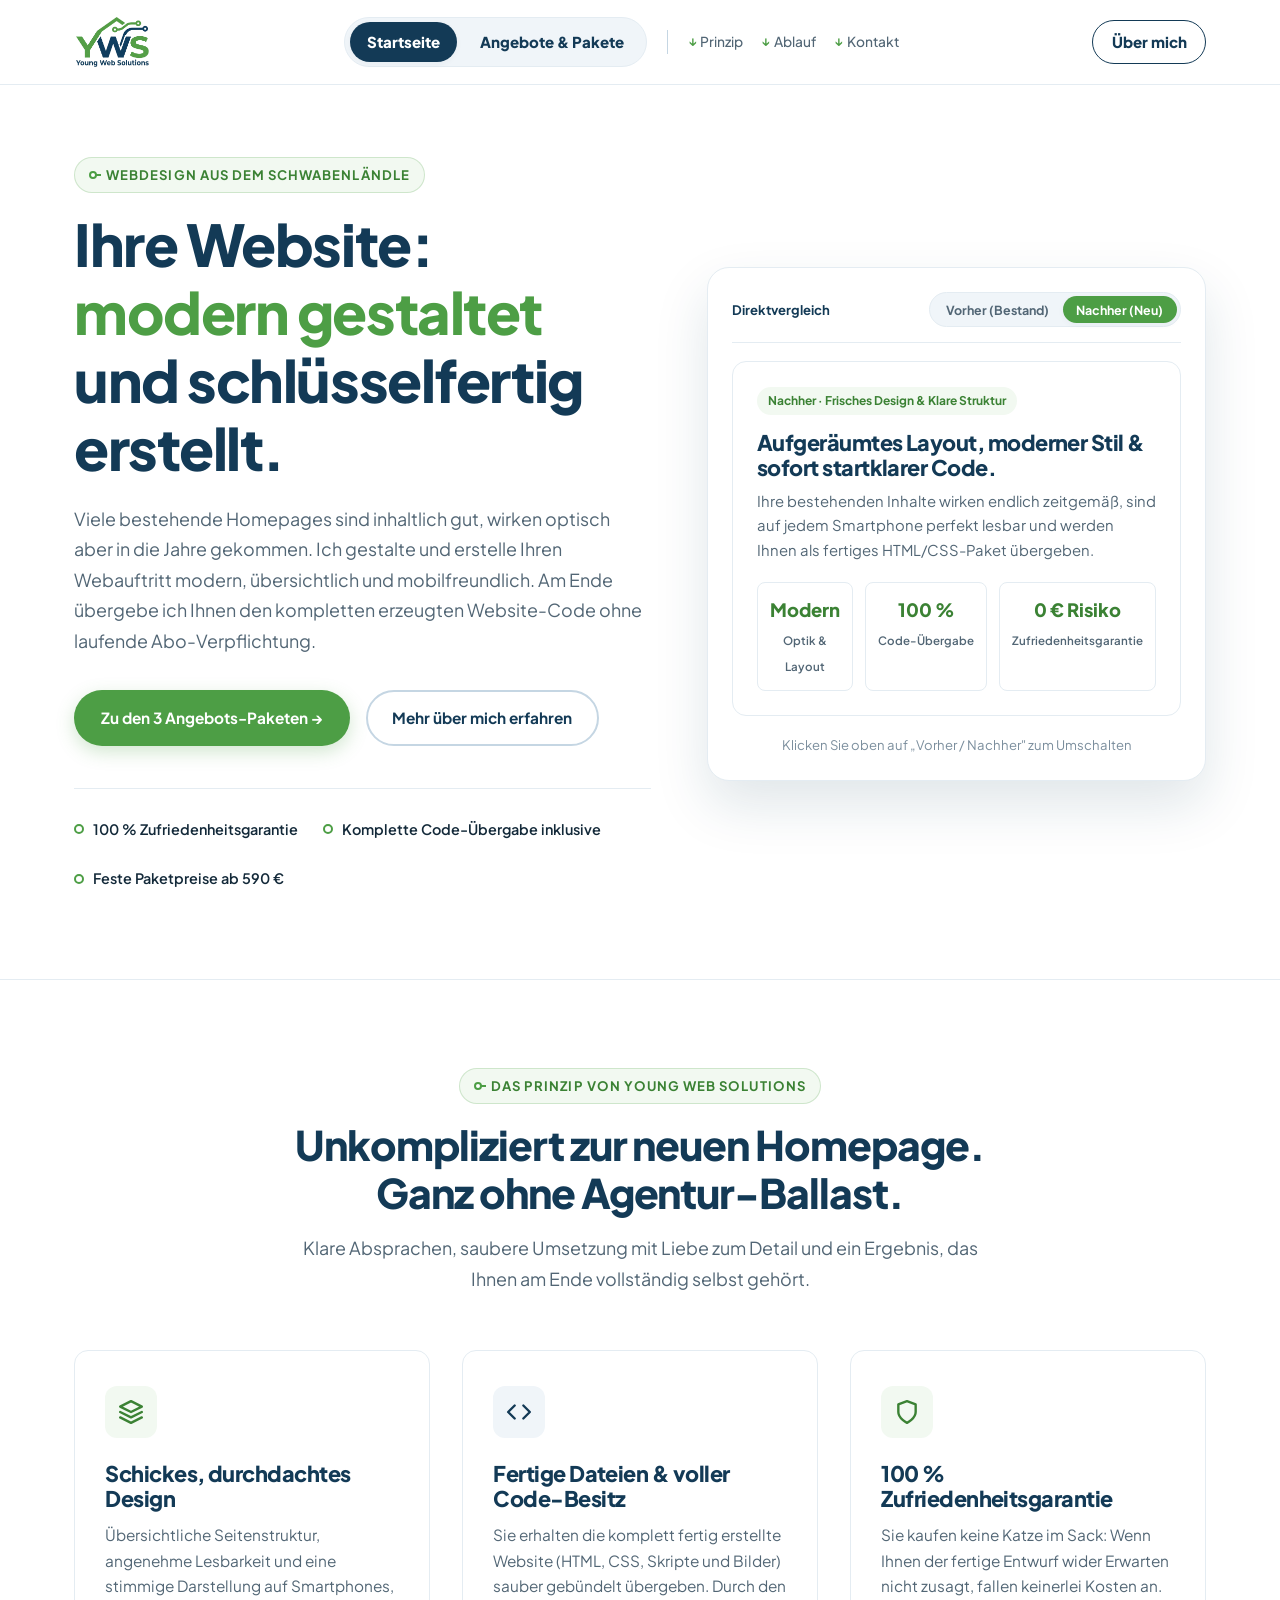
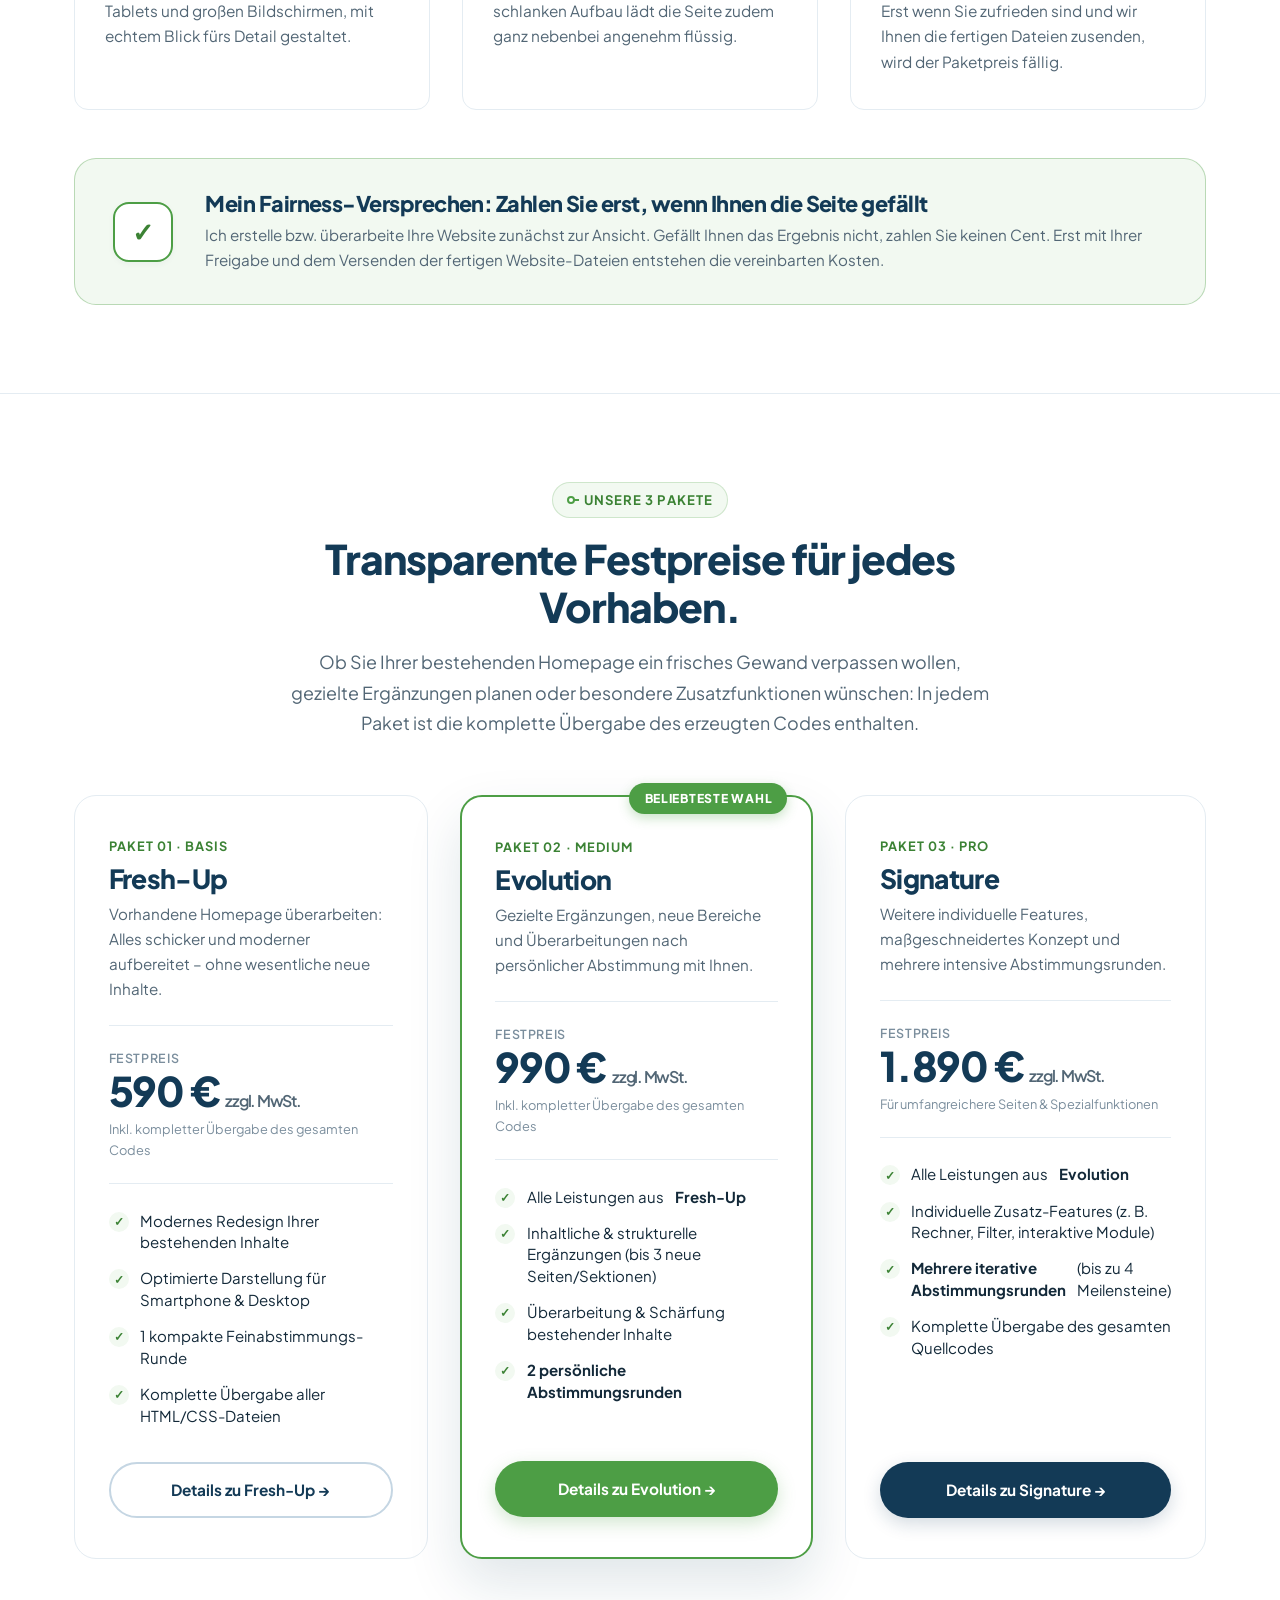
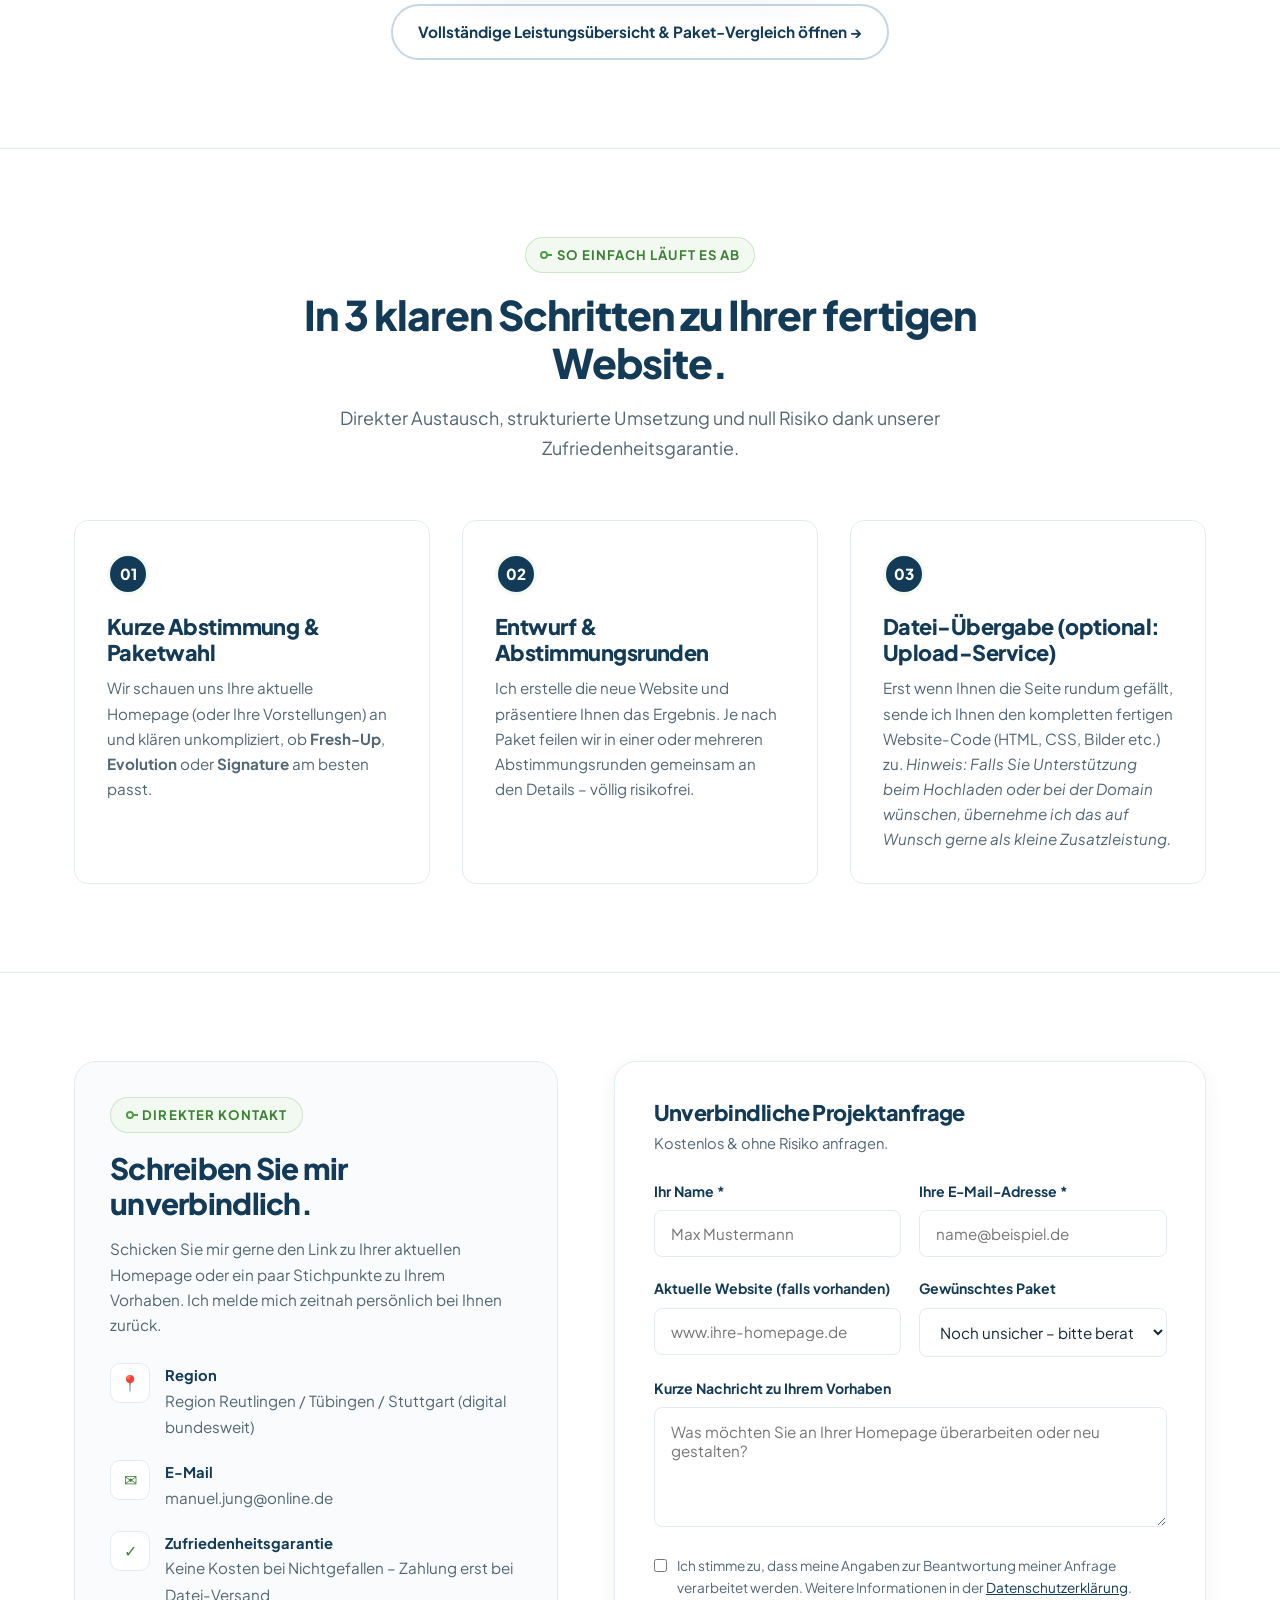
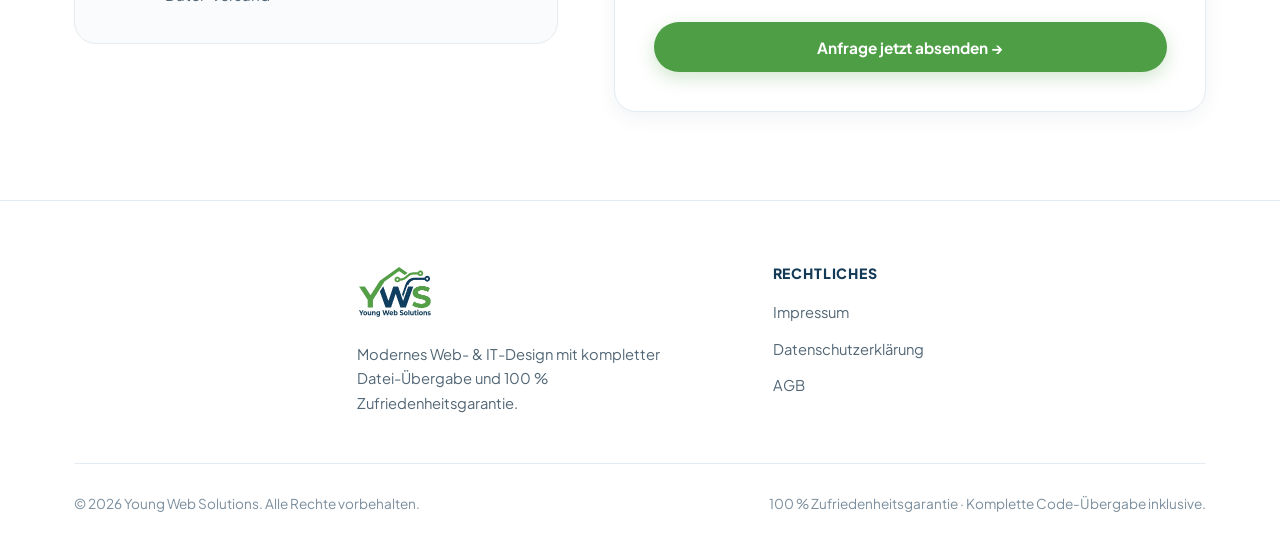
<file: index.html>
<!DOCTYPE html>
<html lang="de">
<head>
  <meta charset="UTF-8" />
  <meta name="viewport" content="width=device-width, initial-scale=1.0" />
  <title>Young Web Solutions | Modernes Web- &amp; IT-Design zum Festpreis</title>
  <meta name="description" content="Young Web Solutions aus dem Schwabenländle: Ich gestalte und erstelle Ihre moderne Website inklusive kompletter Datei-Übergabe und 100 % Zufriedenheitsgarantie." />
  <link rel="icon" type="image/png" href="assets/logo.png" />
  <link rel="preconnect" href="https://fonts.googleapis.com" />
  <link rel="preconnect" href="https://fonts.gstatic.com" crossorigin />
  <link href="https://fonts.googleapis.com/css2?family=Plus+Jakarta+Sans:wght@400;500;600;700;800&display=swap" rel="stylesheet" />
  <link rel="stylesheet" href="styles.css" />
</head>
<body>

  <!-- ======================= HEADER ======================= -->
  <header class="site-header">
    <div class="container nav-bar">
      <a href="index.html" class="brand-logo" aria-label="Young Web Solutions Startseite">
        <img src="assets/logo.png" alt="Young Web Solutions Logo" width="160" height="54" />
      </a>

      <nav class="nav-links" aria-label="Hauptnavigation">
        <!-- Hauptseiten (kräftig & grafisch abgesetzt) -->
        <div class="nav-group-pages" role="group" aria-label="Hauptseiten">
          <a href="index.html" class="nav-link--page is-active">Startseite</a>
          <a href="angebote.html" class="nav-link--page">Angebote &amp; Pakete</a>
        </div>

        <span class="nav-divider" aria-hidden="true"></span>

        <!-- Sprungmarken auf dieser Seite (dezent mit ↓ Pfeil) -->
        <div class="nav-group-sections" role="group" aria-label="Abschnitte auf dieser Seite">
          <a href="#vorteile" class="nav-link--section">Prinzip</a>
          <a href="#ablauf" class="nav-link--section">Ablauf</a>
          <a href="#kontakt" class="nav-link--section">Kontakt</a>
        </div>
      </nav>

      <div class="nav-actions">
        <button class="mobile-menu-btn" aria-label="Menü öffnen" aria-expanded="false">
          <svg width="24" height="24" viewBox="0 0 24 24" fill="none" stroke="currentColor" stroke-width="2.2" stroke-linecap="round">
            <line x1="3" y1="6" x2="21" y2="6"></line>
            <line x1="3" y1="12" x2="21" y2="12"></line>
            <line x1="3" y1="18" x2="21" y2="18"></line>
          </svg>
        </button>
        <!-- Immer sichtbar ganz rechts außen -->
        <a href="ueber-uns.html" class="nav-about-right">Über mich</a>
      </div>
    </div>
  </header>

  <main>
    <!-- ======================= HERO SECTION ======================= -->
    <section class="hero">
      <div class="container hero-grid">
        <div>
          <span class="eyebrow">
            <span class="eyebrow__node"></span>
            Webdesign aus dem Schwabenländle
          </span>
          <h1 class="h1-display">
            Ihre Website:<br />
            <span class="text-green">modern gestaltet</span> und schlüsselfertig erstellt.
          </h1>
          <p class="lead">
            Viele bestehende Homepages sind inhaltlich gut, wirken optisch aber in die Jahre gekommen. Ich gestalte und erstelle Ihren Webauftritt modern, übersichtlich und mobilfreundlich. Am Ende übergebe ich Ihnen den kompletten erzeugten Website-Code ohne laufende Abo-Verpflichtung.
          </p>

          <div class="hero-actions">
            <a href="angebote.html" class="btn btn--primary">
              Zu den 3 Angebots-Paketen →
            </a>
            <a href="ueber-uns.html" class="btn btn--outline">
              Mehr über mich erfahren
            </a>
          </div>

          <div class="hero-trust">
            <div class="trust-item">
              <span class="trust-dot"></span>
              100 % Zufriedenheitsgarantie
            </div>
            <div class="trust-item">
              <span class="trust-dot"></span>
              Komplette Code-Übergabe inklusive
            </div>
            <div class="trust-item">
              <span class="trust-dot"></span>
              Feste Paketpreise ab 590 €
            </div>
          </div>
        </div>

        <!-- Interactive Before / After Transformation Card (ohne bunte Punkte & ohne Paket-Link) -->
        <div class="showcase-card" aria-label="Interaktiver Vorher-Nachher-Vergleich">
          <div class="showcase-card__top" style="justify-content:space-between;">
            <span style="font-size:0.82rem;font-weight:700;color:var(--yws-navy);">Direktvergleich</span>
            <div class="mode-switch" role="tablist" aria-label="Ansicht wechseln">
              <button type="button" class="mode-switch__btn" data-view="before">Vorher (Bestand)</button>
              <button type="button" class="mode-switch__btn is-active" data-view="after">Nachher (Neu)</button>
            </div>
          </div>

          <div id="hero-preview-stage" class="preview-stage">
            <div>
              <span class="preview-badge preview-badge--new">Nachher · Frisches Design &amp; Klare Struktur</span>
              <h3 class="h3-title" style="margin-bottom:0.5rem;">Aufgeräumtes Layout, moderner Stil &amp; sofort startklarer Code.</h3>
              <p style="color:var(--text-muted);font-size:0.93rem;">
                Ihre bestehenden Inhalte wirken endlich zeitgemäß, sind auf jedem Smartphone perfekt lesbar und werden Ihnen als fertiges HTML/CSS-Paket übergeben.
              </p>
            </div>
            <div class="preview-metrics">
              <div class="metric-box">
                <span class="metric-box__val metric-box__val--good">Modern</span>
                <span class="metric-box__label">Optik &amp; Layout</span>
              </div>
              <div class="metric-box">
                <span class="metric-box__val metric-box__val--good">100 %</span>
                <span class="metric-box__label">Code-Übergabe</span>
              </div>
              <div class="metric-box">
                <span class="metric-box__val metric-box__val--good">0 € Risiko</span>
                <span class="metric-box__label">Zufriedenheitsgarantie</span>
              </div>
            </div>
          </div>

          <div style="margin-top:1.1rem;font-size:0.82rem;color:var(--text-light);text-align:center;">
            <span>Klicken Sie oben auf „Vorher / Nachher" zum Umschalten</span>
          </div>
        </div>
      </div>
    </section>

    <!-- ======================= PHILOSOPHY / BENEFITS SECTION ======================= -->
    <section id="vorteile" class="section section--subtle-border">
      <div class="container">
        <div class="section-header">
          <span class="eyebrow">
            <span class="eyebrow__node"></span>
            Das Prinzip von Young Web Solutions
          </span>
          <h2 class="h2-title">Unkompliziert zur neuen Homepage. Ganz ohne Agentur-Ballast.</h2>
          <p class="lead">
            Klare Absprachen, saubere Umsetzung mit Liebe zum Detail und ein Ergebnis, das Ihnen am Ende vollständig selbst gehört.
          </p>
        </div>

        <div class="pillars-grid">
          <article class="pillar-card">
            <div class="pillar-icon" aria-hidden="true">
              <svg width="26" height="26" viewBox="0 0 24 24" fill="none" stroke="currentColor" stroke-width="2.2" stroke-linecap="round" stroke-linejoin="round">
                <path d="M12 2L2 7l10 5 10-5-10-5z"/>
                <path d="M2 17l10 5 10-5"/>
                <path d="M2 12l10 5 10-5"/>
              </svg>
            </div>
            <h3 class="h3-title">Schickes, durchdachtes Design</h3>
            <p>
              Übersichtliche Seitenstruktur, angenehme Lesbarkeit und eine stimmige Darstellung auf Smartphones, Tablets und großen Bildschirmen, mit echtem Blick fürs Detail gestaltet.
            </p>
          </article>

          <article class="pillar-card">
            <div class="pillar-icon" aria-hidden="true">
              <svg width="26" height="26" viewBox="0 0 24 24" fill="none" stroke="currentColor" stroke-width="2.2" stroke-linecap="round" stroke-linejoin="round">
                <polyline points="16 18 22 12 16 6"/>
                <polyline points="8 6 2 12 8 18"/>
              </svg>
            </div>
            <h3 class="h3-title">Fertige Dateien &amp; voller Code-Besitz</h3>
            <p>
              Sie erhalten die komplett fertig erstellte Website (HTML, CSS, Skripte und Bilder) sauber gebündelt übergeben. Durch den schlanken Aufbau lädt die Seite zudem ganz nebenbei angenehm flüssig.
            </p>
          </article>

          <article class="pillar-card">
            <div class="pillar-icon" aria-hidden="true">
              <svg width="26" height="26" viewBox="0 0 24 24" fill="none" stroke="currentColor" stroke-width="2.2" stroke-linecap="round" stroke-linejoin="round">
                <path d="M12 22s8-4 8-10V5l-8-3-8 3v7c0 6 8 10 8 10z"/>
              </svg>
            </div>
            <h3 class="h3-title">100 % Zufriedenheitsgarantie</h3>
            <p>
              Sie kaufen keine Katze im Sack: Wenn Ihnen der fertige Entwurf wider Erwarten nicht zusagt, fallen keinerlei Kosten an. Erst wenn Sie zufrieden sind und wir Ihnen die fertigen Dateien zusenden, wird der Paketpreis fällig.
            </p>
          </article>
        </div>

        <!-- Guarantee Highlight Box -->
        <div class="guarantee-banner">
          <div class="guarantee-banner__badge" aria-hidden="true">✓</div>
          <div class="guarantee-banner__content">
            <h3 class="h3-title" style="margin-bottom:0.3rem;">Mein Fairness-Versprechen: Zahlen Sie erst, wenn Ihnen die Seite gefällt</h3>
            <p style="color:var(--text-muted);font-size:0.95rem;">
              Ich erstelle bzw. überarbeite Ihre Website zunächst zur Ansicht. Gefällt Ihnen das Ergebnis nicht, zahlen Sie keinen Cent. Erst mit Ihrer Freigabe und dem Versenden der fertigen Website-Dateien entstehen die vereinbarten Kosten.
            </p>
          </div>
        </div>
      </div>
    </section>

    <!-- ======================= PACKAGES TEASER SECTION ======================= -->
    <section class="section">
      <div class="container">
        <div class="section-header">
          <span class="eyebrow">
            <span class="eyebrow__node"></span>
            Unsere 3 Pakete
          </span>
          <h2 class="h2-title">Transparente Festpreise für jedes Vorhaben.</h2>
          <p class="lead">
            Ob Sie Ihrer bestehenden Homepage ein frisches Gewand verpassen wollen, gezielte Ergänzungen planen oder besondere Zusatzfunktionen wünschen: In jedem Paket ist die komplette Übergabe des erzeugten Codes enthalten.
          </p>
        </div>

        <div class="pricing-grid">
          <!-- Paket 1 Teaser -->
          <article class="package-card">
            <div>
              <span class="package-tier">Paket 01 · Basis</span>
              <h3 class="package-name">Fresh-Up</h3>
              <p class="package-tagline">
                Vorhandene Homepage überarbeiten: Alles schicker und moderner aufbereitet – ohne wesentliche neue Inhalte.
              </p>
              <div class="package-price-box">
                <span class="package-price-label">Festpreis</span>
                <div class="package-price">590 € <span>zzgl. MwSt.</span></div>
                <p class="package-vat">Inkl. kompletter Übergabe des gesamten Codes</p>
              </div>
              <ul class="package-features">
                <li><span class="check-icon">✓</span> Modernes Redesign Ihrer bestehenden Inhalte</li>
                <li><span class="check-icon">✓</span> Optimierte Darstellung für Smartphone &amp; Desktop</li>
                <li><span class="check-icon">✓</span> 1 kompakte Feinabstimmungs-Runde</li>
                <li><span class="check-icon">✓</span> Komplette Übergabe aller HTML/CSS-Dateien</li>
              </ul>
            </div>
            <a href="angebote.html?paket=freshup" class="btn btn--outline btn--full">Details zu Fresh-Up →</a>
          </article>

          <!-- Paket 2 Teaser (Featured) -->
          <article class="package-card package-card--featured">
            <span class="package-ribbon">Beliebteste Wahl</span>
            <div>
              <span class="package-tier">Paket 02 · Medium</span>
              <h3 class="package-name">Evolution</h3>
              <p class="package-tagline">
                Gezielte Ergänzungen, neue Bereiche und Überarbeitungen nach persönlicher Abstimmung mit Ihnen.
              </p>
              <div class="package-price-box">
                <span class="package-price-label">Festpreis</span>
                <div class="package-price">990 € <span>zzgl. MwSt.</span></div>
                <p class="package-vat">Inkl. kompletter Übergabe des gesamten Codes</p>
              </div>
              <ul class="package-features">
                <li><span class="check-icon">✓</span> Alle Leistungen aus <strong>Fresh-Up</strong></li>
                <li><span class="check-icon">✓</span> Inhaltliche &amp; strukturelle Ergänzungen (bis 3 neue Seiten/Sektionen)</li>
                <li><span class="check-icon">✓</span> Überarbeitung &amp; Schärfung bestehender Inhalte</li>
                <li><span class="check-icon">✓</span> <strong>2 persönliche Abstimmungsrunden</strong></li>
              </ul>
            </div>
            <a href="angebote.html?paket=evolution" class="btn btn--primary btn--full">Details zu Evolution →</a>
          </article>

          <!-- Paket 3 Teaser -->
          <article class="package-card">
            <div>
              <span class="package-tier">Paket 03 · Pro</span>
              <h3 class="package-name">Signature</h3>
              <p class="package-tagline">
                Weitere individuelle Features, maßgeschneidertes Konzept und mehrere intensive Abstimmungsrunden.
              </p>
              <div class="package-price-box">
                <span class="package-price-label">Festpreis</span>
                <div class="package-price">1.890 € <span>zzgl. MwSt.</span></div>
                <p class="package-vat">Für umfangreichere Seiten &amp; Spezialfunktionen</p>
              </div>
              <ul class="package-features">
                <li><span class="check-icon">✓</span> Alle Leistungen aus <strong>Evolution</strong></li>
                <li><span class="check-icon">✓</span> Individuelle Zusatz-Features (z. B. Rechner, Filter, interaktive Module)</li>
                <li><span class="check-icon">✓</span> <strong>Mehrere iterative Abstimmungsrunden</strong> (bis zu 4 Meilensteine)</li>
                <li><span class="check-icon">✓</span> Komplette Übergabe des gesamten Quellcodes</li>
              </ul>
            </div>
            <a href="angebote.html?paket=signature" class="btn btn--navy btn--full">Details zu Signature →</a>
          </article>
        </div>

        <div style="text-align:center;margin-top:2.8rem;">
          <a href="angebote.html" class="btn btn--outline">
            Vollständige Leistungsübersicht &amp; Paket-Vergleich öffnen →
          </a>
        </div>
      </div>
    </section>

    <!-- ======================= 3-STEP WORKFLOW ======================= -->
    <section id="ablauf" class="section section--subtle-border">
      <div class="container">
        <div class="section-header">
          <span class="eyebrow">
            <span class="eyebrow__node"></span>
            So einfach läuft es ab
          </span>
          <h2 class="h2-title">In 3 klaren Schritten zu Ihrer fertigen Website.</h2>
          <p class="lead">
            Direkter Austausch, strukturierte Umsetzung und null Risiko dank unserer Zufriedenheitsgarantie.
          </p>
        </div>

        <div class="steps-grid">
          <div class="step-card">
            <span class="step-number">01</span>
            <h3 class="h3-title">Kurze Abstimmung &amp; Paketwahl</h3>
            <p style="color:var(--text-muted);font-size:0.95rem;">
              Wir schauen uns Ihre aktuelle Homepage (oder Ihre Vorstellungen) an und klären unkompliziert, ob <strong>Fresh-Up</strong>, <strong>Evolution</strong> oder <strong>Signature</strong> am besten passt.
            </p>
          </div>

          <div class="step-card">
            <span class="step-number">02</span>
            <h3 class="h3-title">Entwurf &amp; Abstimmungsrunden</h3>
            <p style="color:var(--text-muted);font-size:0.95rem;">
              Ich erstelle die neue Website und präsentiere Ihnen das Ergebnis. Je nach Paket feilen wir in einer oder mehreren Abstimmungsrunden gemeinsam an den Details – völlig risikofrei.
            </p>
          </div>

          <div class="step-card">
            <span class="step-number">03</span>
            <h3 class="h3-title">Datei-Übergabe (optional: Upload-Service)</h3>
            <p style="color:var(--text-muted);font-size:0.95rem;">
              Erst wenn Ihnen die Seite rundum gefällt, sende ich Ihnen den kompletten fertigen Website-Code (HTML, CSS, Bilder etc.) zu. <em>Hinweis: Falls Sie Unterstützung beim Hochladen oder bei der Domain wünschen, übernehme ich das auf Wunsch gerne als kleine Zusatzleistung.</em>
            </p>
          </div>
        </div>
      </div>
    </section>

    <!-- ======================= CONTACT SECTION ======================= -->
    <section id="kontakt" class="section">
      <div class="container contact-grid">
        <div class="contact-info-card">
          <span class="eyebrow">
            <span class="eyebrow__node"></span>
            Direkter Kontakt
          </span>
          <h2 class="h2-title" style="font-size:1.85rem;">Schreiben Sie mir unverbindlich.</h2>
          <p style="color:var(--text-muted);font-size:0.96rem;">
            Schicken Sie mir gerne den Link zu Ihrer aktuellen Homepage oder ein paar Stichpunkte zu Ihrem Vorhaben. Ich melde mich zeitnah persönlich bei Ihnen zurück.
          </p>

          <div class="contact-list">
            <div class="contact-list__item">
              <div class="contact-list__icon" aria-hidden="true">📍</div>
              <div>
                <strong style="display:block;color:var(--yws-navy);font-size:0.92rem;">Region</strong>
                <span style="color:var(--text-muted);font-size:0.95rem;">Region Reutlingen / Tübingen / Stuttgart (digital bundesweit)</span>
              </div>
            </div>

            <div class="contact-list__item">
              <div class="contact-list__icon" aria-hidden="true">✉</div>
              <div>
                <strong style="display:block;color:var(--yws-navy);font-size:0.92rem;">E-Mail</strong>
                <a href="mailto:manuel.jung@online.de" style="color:var(--text-muted);font-size:0.95rem;">manuel.jung@online.de</a>
              </div>
            </div>

            <div class="contact-list__item">
              <div class="contact-list__icon" aria-hidden="true">✓</div>
              <div>
                <strong style="display:block;color:var(--yws-navy);font-size:0.92rem;">Zufriedenheitsgarantie</strong>
                <span style="color:var(--text-muted);font-size:0.95rem;">Keine Kosten bei Nichtgefallen – Zahlung erst bei Datei-Versand</span>
              </div>
            </div>
          </div>
        </div>

        <div class="form-card">
          <h3 class="h3-title" style="margin-bottom:0.35rem;">Unverbindliche Projektanfrage</h3>
          <p style="color:var(--text-muted);font-size:0.92rem;margin-bottom:1.5rem;">
            Kostenlos &amp; ohne Risiko anfragen.
          </p>

          <form class="js-inquiry-form" action="https://formsubmit.co/manuel.jung@online.de" method="POST">
            <div class="form-row">
              <div class="form-group">
                <label class="form-label" for="home-name">Ihr Name *</label>
                <input class="form-control" type="text" id="home-name" name="name" placeholder="Max Mustermann" required />
              </div>
              <div class="form-group">
                <label class="form-label" for="home-email">Ihre E-Mail-Adresse *</label>
                <input class="form-control" type="email" id="home-email" name="email" placeholder="name@beispiel.de" required />
              </div>
            </div>

            <div class="form-row">
              <div class="form-group">
                <label class="form-label" for="home-url">Aktuelle Website (falls vorhanden)</label>
                <input class="form-control" type="text" id="home-url" name="website" placeholder="www.ihre-homepage.de" />
              </div>
              <div class="form-group">
                <label class="form-label" for="package-select">Gewünschtes Paket</label>
                <select class="form-control" id="package-select" name="package">
                  <option value="Noch unsicher – bitte beraten">Noch unsicher – bitte beraten</option>
                  <option value="Fresh-Up (Basispaket – 590 €)">Fresh-Up (Basispaket – 590 €)</option>
                  <option value="Evolution (Medium-Paket – 990 €)">Evolution (Medium-Paket – 990 €)</option>
                  <option value="Signature (Pro-Paket – 1.890 €)">Signature (Pro-Paket – 1.890 €)</option>
                </select>
              </div>
            </div>

            <div class="form-group">
              <label class="form-label" for="home-msg">Kurze Nachricht zu Ihrem Vorhaben</label>
              <textarea class="form-control" id="home-msg" name="message" placeholder="Was möchten Sie an Ihrer Homepage überarbeiten oder neu gestalten?"></textarea>
            </div>

            <label class="form-checkbox">
              <input type="checkbox" required />
              <span>Ich stimme zu, dass meine Angaben zur Beantwortung meiner Anfrage verarbeitet werden. Weitere Informationen in der <a href="datenschutz.html">Datenschutzerklärung</a>.</span>
            </label>

            <button type="submit" class="btn btn--primary btn--full">Anfrage jetzt absenden →</button>
            <div class="form-feedback" role="status" aria-live="polite"></div>
          </form>
        </div>
      </div>
    </section>
  </main>

  <!-- ======================= FOOTER ======================= -->
  <footer class="site-footer">
    <div class="container">
      <div class="footer-grid">
        <div class="footer-brand">
          <a href="index.html" class="brand-logo">
            <img src="assets/logo.png" alt="Young Web Solutions Logo" width="145" height="48" />
          </a>
          <p>
            Modernes Web- &amp; IT-Design mit kompletter Datei-Übergabe und 100 % Zufriedenheitsgarantie.
          </p>
        </div>

        <div>
          <h4 class="footer-title">Rechtliches</h4>
          <ul class="footer-links">
            <li><a href="impressum.html">Impressum</a></li>
            <li><a href="datenschutz.html">Datenschutzerklärung</a></li>
            <li><a href="agb.html">AGB</a></li>
          </ul>
        </div>
      </div>

      <div class="footer-bottom">
        <span>&copy; 2026 Young Web Solutions. Alle Rechte vorbehalten.</span>
        <span>100 % Zufriedenheitsgarantie · Komplette Code-Übergabe inklusive.</span>
      </div>
    </div>
  </footer>

  <script src="script.js"></script>
</body>
</html>
</file>
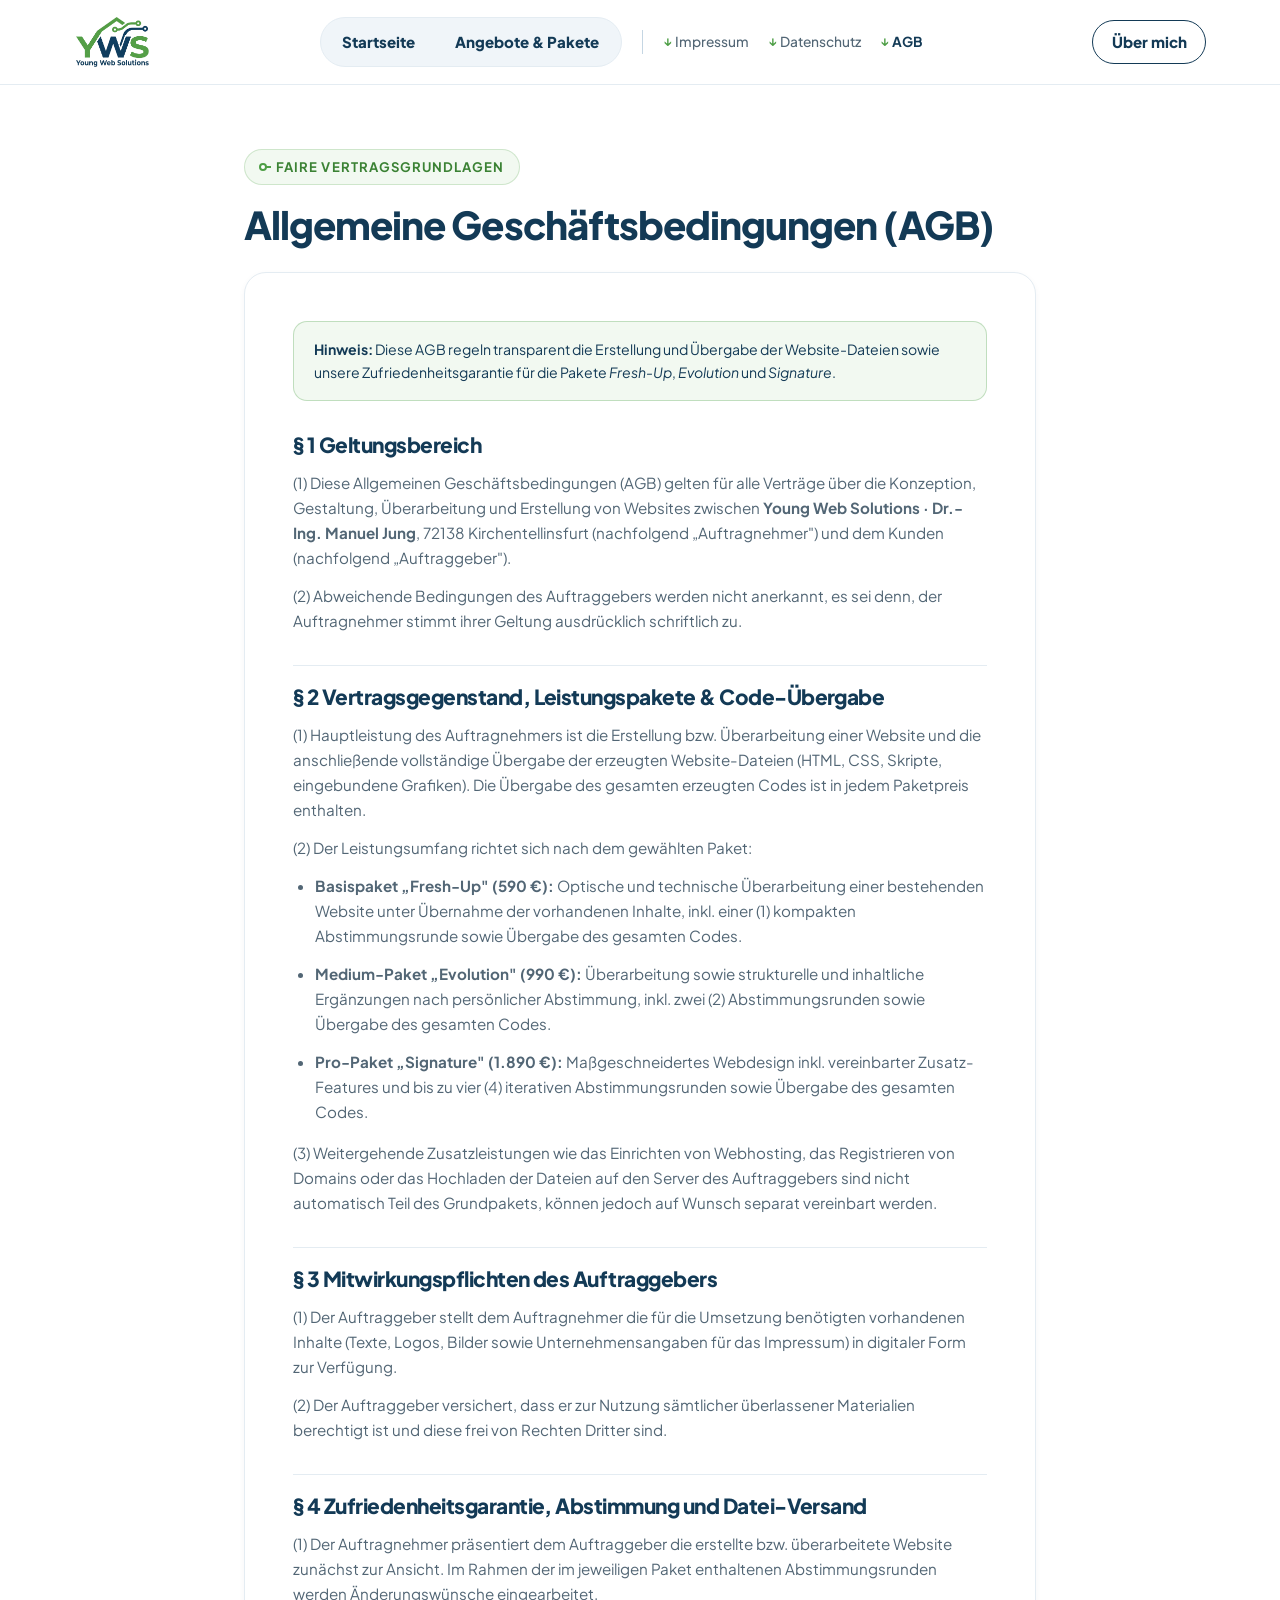
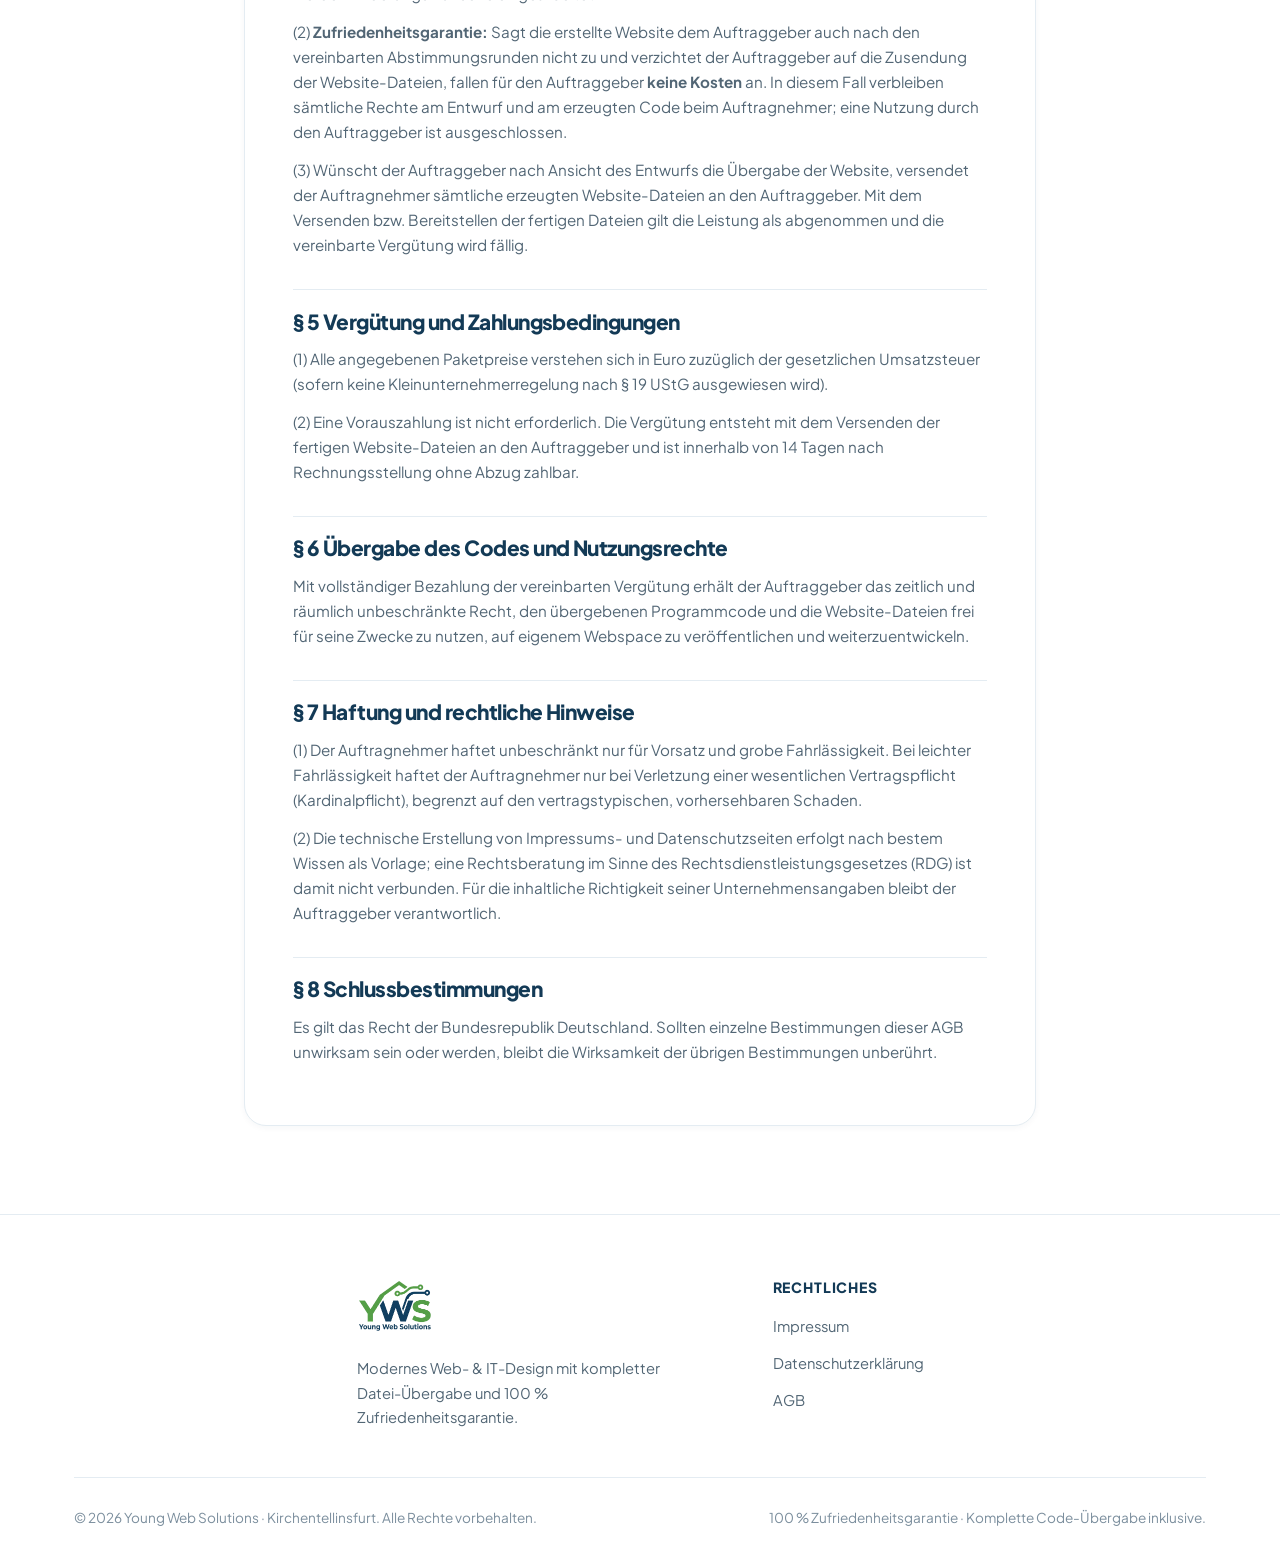
<file: agb.html>
<!DOCTYPE html>
<html lang="de">
<head>
  <meta charset="UTF-8" />
  <meta name="viewport" content="width=device-width, initial-scale=1.0" />
  <title>Allgemeine Geschäftsbedingungen (AGB) | Young Web Solutions</title>
  <meta name="description" content="Allgemeine Geschäftsbedingungen (AGB) inkl. Zufriedenheitsgarantie und Code-Übergabe von Young Web Solutions aus Kirchentellinsfurt." />
  <link rel="icon" type="image/png" href="assets/logo.png" />
  <link rel="preconnect" href="https://fonts.googleapis.com" />
  <link rel="preconnect" href="https://fonts.gstatic.com" crossorigin />
  <link href="https://fonts.googleapis.com/css2?family=Plus+Jakarta+Sans:wght@400;500;600;700;800&display=swap" rel="stylesheet" />
  <link rel="stylesheet" href="styles.css" />
</head>
<body>

  <!-- ======================= HEADER ======================= -->
  <header class="site-header">
    <div class="container nav-bar">
      <a href="index.html" class="brand-logo" aria-label="Young Web Solutions Startseite">
        <img src="assets/logo.png" alt="Young Web Solutions Logo" width="160" height="54" />
      </a>

      <nav class="nav-links" aria-label="Hauptnavigation">
        <div class="nav-group-pages" role="group" aria-label="Hauptseiten">
          <a href="index.html" class="nav-link--page">Startseite</a>
          <a href="angebote.html" class="nav-link--page">Angebote &amp; Pakete</a>
        </div>

        <span class="nav-divider" aria-hidden="true"></span>

        <div class="nav-group-sections" role="group" aria-label="Rechtliche Seiten">
          <a href="impressum.html" class="nav-link--section">Impressum</a>
          <a href="datenschutz.html" class="nav-link--section">Datenschutz</a>
          <a href="agb.html" class="nav-link--section" style="color:var(--yws-navy);font-weight:700;">AGB</a>
        </div>
      </nav>

      <div class="nav-actions">
        <button class="mobile-menu-btn" aria-label="Menü öffnen" aria-expanded="false">
          <svg width="24" height="24" viewBox="0 0 24 24" fill="none" stroke="currentColor" stroke-width="2.2" stroke-linecap="round">
            <line x1="3" y1="6" x2="21" y2="6"></line>
            <line x1="3" y1="12" x2="21" y2="12"></line>
            <line x1="3" y1="18" x2="21" y2="18"></line>
          </svg>
        </button>
        <a href="ueber-uns.html" class="nav-about-right">Über mich</a>
      </div>
    </div>
  </header>

  <main>
    <div class="legal-container">
      <span class="eyebrow">
        <span class="eyebrow__node"></span>
        Faire Vertragsgrundlagen
      </span>
      <h1 class="h1-display" style="font-size:2.4rem;margin-bottom:1.5rem;">Allgemeine Geschäftsbedingungen (AGB)</h1>

      <div class="legal-card legal-content">
        <div class="legal-notice-banner">
          <strong>Hinweis:</strong> Diese AGB regeln transparent die Erstellung und Übergabe der Website-Dateien sowie unsere Zufriedenheitsgarantie für die Pakete <em>Fresh-Up</em>, <em>Evolution</em> und <em>Signature</em>.
        </div>

        <h2>§ 1 Geltungsbereich</h2>
        <p>
          (1) Diese Allgemeinen Geschäftsbedingungen (AGB) gelten für alle Verträge über die Konzeption, Gestaltung, Überarbeitung und Erstellung von Websites zwischen <strong>Young Web Solutions · Dr.-Ing. Manuel Jung</strong>, 72138 Kirchentellinsfurt (nachfolgend „Auftragnehmer") und dem Kunden (nachfolgend „Auftraggeber").
        </p>
        <p>
          (2) Abweichende Bedingungen des Auftraggebers werden nicht anerkannt, es sei denn, der Auftragnehmer stimmt ihrer Geltung ausdrücklich schriftlich zu.
        </p>

        <h2>§ 2 Vertragsgegenstand, Leistungspakete &amp; Code-Übergabe</h2>
        <p>
          (1) Hauptleistung des Auftragnehmers ist die Erstellung bzw. Überarbeitung einer Website und die anschließende vollständige Übergabe der erzeugten Website-Dateien (HTML, CSS, Skripte, eingebundene Grafiken). Die Übergabe des gesamten erzeugten Codes ist in jedem Paketpreis enthalten.
        </p>
        <p>
          (2) Der Leistungsumfang richtet sich nach dem gewählten Paket:
        </p>
        <ul>
          <li><strong>Basispaket „Fresh-Up" (590 €):</strong> Optische und technische Überarbeitung einer bestehenden Website unter Übernahme der vorhandenen Inhalte, inkl. einer (1) kompakten Abstimmungsrunde sowie Übergabe des gesamten Codes.</li>
          <li><strong>Medium-Paket „Evolution" (990 €):</strong> Überarbeitung sowie strukturelle und inhaltliche Ergänzungen nach persönlicher Abstimmung, inkl. zwei (2) Abstimmungsrunden sowie Übergabe des gesamten Codes.</li>
          <li><strong>Pro-Paket „Signature" (1.890 €):</strong> Maßgeschneidertes Webdesign inkl. vereinbarter Zusatz-Features und bis zu vier (4) iterativen Abstimmungsrunden sowie Übergabe des gesamten Codes.</li>
        </ul>
        <p>
          (3) Weitergehende Zusatzleistungen wie das Einrichten von Webhosting, das Registrieren von Domains oder das Hochladen der Dateien auf den Server des Auftraggebers sind nicht automatisch Teil des Grundpakets, können jedoch auf Wunsch separat vereinbart werden.
        </p>

        <h2>§ 3 Mitwirkungspflichten des Auftraggebers</h2>
        <p>
          (1) Der Auftraggeber stellt dem Auftragnehmer die für die Umsetzung benötigten vorhandenen Inhalte (Texte, Logos, Bilder sowie Unternehmensangaben für das Impressum) in digitaler Form zur Verfügung.
        </p>
        <p>
          (2) Der Auftraggeber versichert, dass er zur Nutzung sämtlicher überlassener Materialien berechtigt ist und diese frei von Rechten Dritter sind.
        </p>

        <h2>§ 4 Zufriedenheitsgarantie, Abstimmung und Datei-Versand</h2>
        <p>
          (1) Der Auftragnehmer präsentiert dem Auftraggeber die erstellte bzw. überarbeitete Website zunächst zur Ansicht. Im Rahmen der im jeweiligen Paket enthaltenen Abstimmungsrunden werden Änderungswünsche eingearbeitet.
        </p>
        <p>
          (2) <strong>Zufriedenheitsgarantie:</strong> Sagt die erstellte Website dem Auftraggeber auch nach den vereinbarten Abstimmungsrunden nicht zu und verzichtet der Auftraggeber auf die Zusendung der Website-Dateien, fallen für den Auftraggeber <strong>keine Kosten</strong> an. In diesem Fall verbleiben sämtliche Rechte am Entwurf und am erzeugten Code beim Auftragnehmer; eine Nutzung durch den Auftraggeber ist ausgeschlossen.
        </p>
        <p>
          (3) Wünscht der Auftraggeber nach Ansicht des Entwurfs die Übergabe der Website, versendet der Auftragnehmer sämtliche erzeugten Website-Dateien an den Auftraggeber. Mit dem Versenden bzw. Bereitstellen der fertigen Dateien gilt die Leistung als abgenommen und die vereinbarte Vergütung wird fällig.
        </p>

        <h2>§ 5 Vergütung und Zahlungsbedingungen</h2>
        <p>
          (1) Alle angegebenen Paketpreise verstehen sich in Euro zuzüglich der gesetzlichen Umsatzsteuer (sofern keine Kleinunternehmerregelung nach § 19 UStG ausgewiesen wird).
        </p>
        <p>
          (2) Eine Vorauszahlung ist nicht erforderlich. Die Vergütung entsteht mit dem Versenden der fertigen Website-Dateien an den Auftraggeber und ist innerhalb von 14 Tagen nach Rechnungsstellung ohne Abzug zahlbar.
        </p>

        <h2>§ 6 Übergabe des Codes und Nutzungsrechte</h2>
        <p>
          Mit vollständiger Bezahlung der vereinbarten Vergütung erhält der Auftraggeber das zeitlich und räumlich unbeschränkte Recht, den übergebenen Programmcode und die Website-Dateien frei für seine Zwecke zu nutzen, auf eigenem Webspace zu veröffentlichen und weiterzuentwickeln.
        </p>

        <h2>§ 7 Haftung und rechtliche Hinweise</h2>
        <p>
          (1) Der Auftragnehmer haftet unbeschränkt nur für Vorsatz und grobe Fahrlässigkeit. Bei leichter Fahrlässigkeit haftet der Auftragnehmer nur bei Verletzung einer wesentlichen Vertragspflicht (Kardinalpflicht), begrenzt auf den vertragstypischen, vorhersehbaren Schaden.
        </p>
        <p>
          (2) Die technische Erstellung von Impressums- und Datenschutzseiten erfolgt nach bestem Wissen als Vorlage; eine Rechtsberatung im Sinne des Rechtsdienstleistungsgesetzes (RDG) ist damit nicht verbunden. Für die inhaltliche Richtigkeit seiner Unternehmensangaben bleibt der Auftraggeber verantwortlich.
        </p>

        <h2>§ 8 Schlussbestimmungen</h2>
        <p>
          Es gilt das Recht der Bundesrepublik Deutschland. Sollten einzelne Bestimmungen dieser AGB unwirksam sein oder werden, bleibt die Wirksamkeit der übrigen Bestimmungen unberührt.
        </p>
      </div>
    </div>
  </main>

  <!-- ======================= FOOTER ======================= -->
  <footer class="site-footer">
    <div class="container">
      <div class="footer-grid">
        <div class="footer-brand">
          <a href="index.html" class="brand-logo">
            <img src="assets/logo.png" alt="Young Web Solutions Logo" width="145" height="48" />
          </a>
          <p>
            Modernes Web- &amp; IT-Design mit kompletter Datei-Übergabe und 100 % Zufriedenheitsgarantie.
          </p>
        </div>

        <div>
          <h4 class="footer-title">Rechtliches</h4>
          <ul class="footer-links">
            <li><a href="impressum.html">Impressum</a></li>
            <li><a href="datenschutz.html">Datenschutzerklärung</a></li>
            <li><a href="agb.html">AGB</a></li>
          </ul>
        </div>
      </div>

      <div class="footer-bottom">
        <span>&copy; 2026 Young Web Solutions · Kirchentellinsfurt. Alle Rechte vorbehalten.</span>
        <span>100 % Zufriedenheitsgarantie · Komplette Code-Übergabe inklusive.</span>
      </div>
    </div>
  </footer>

  <script src="script.js"></script>
</body>
</html>
</file>
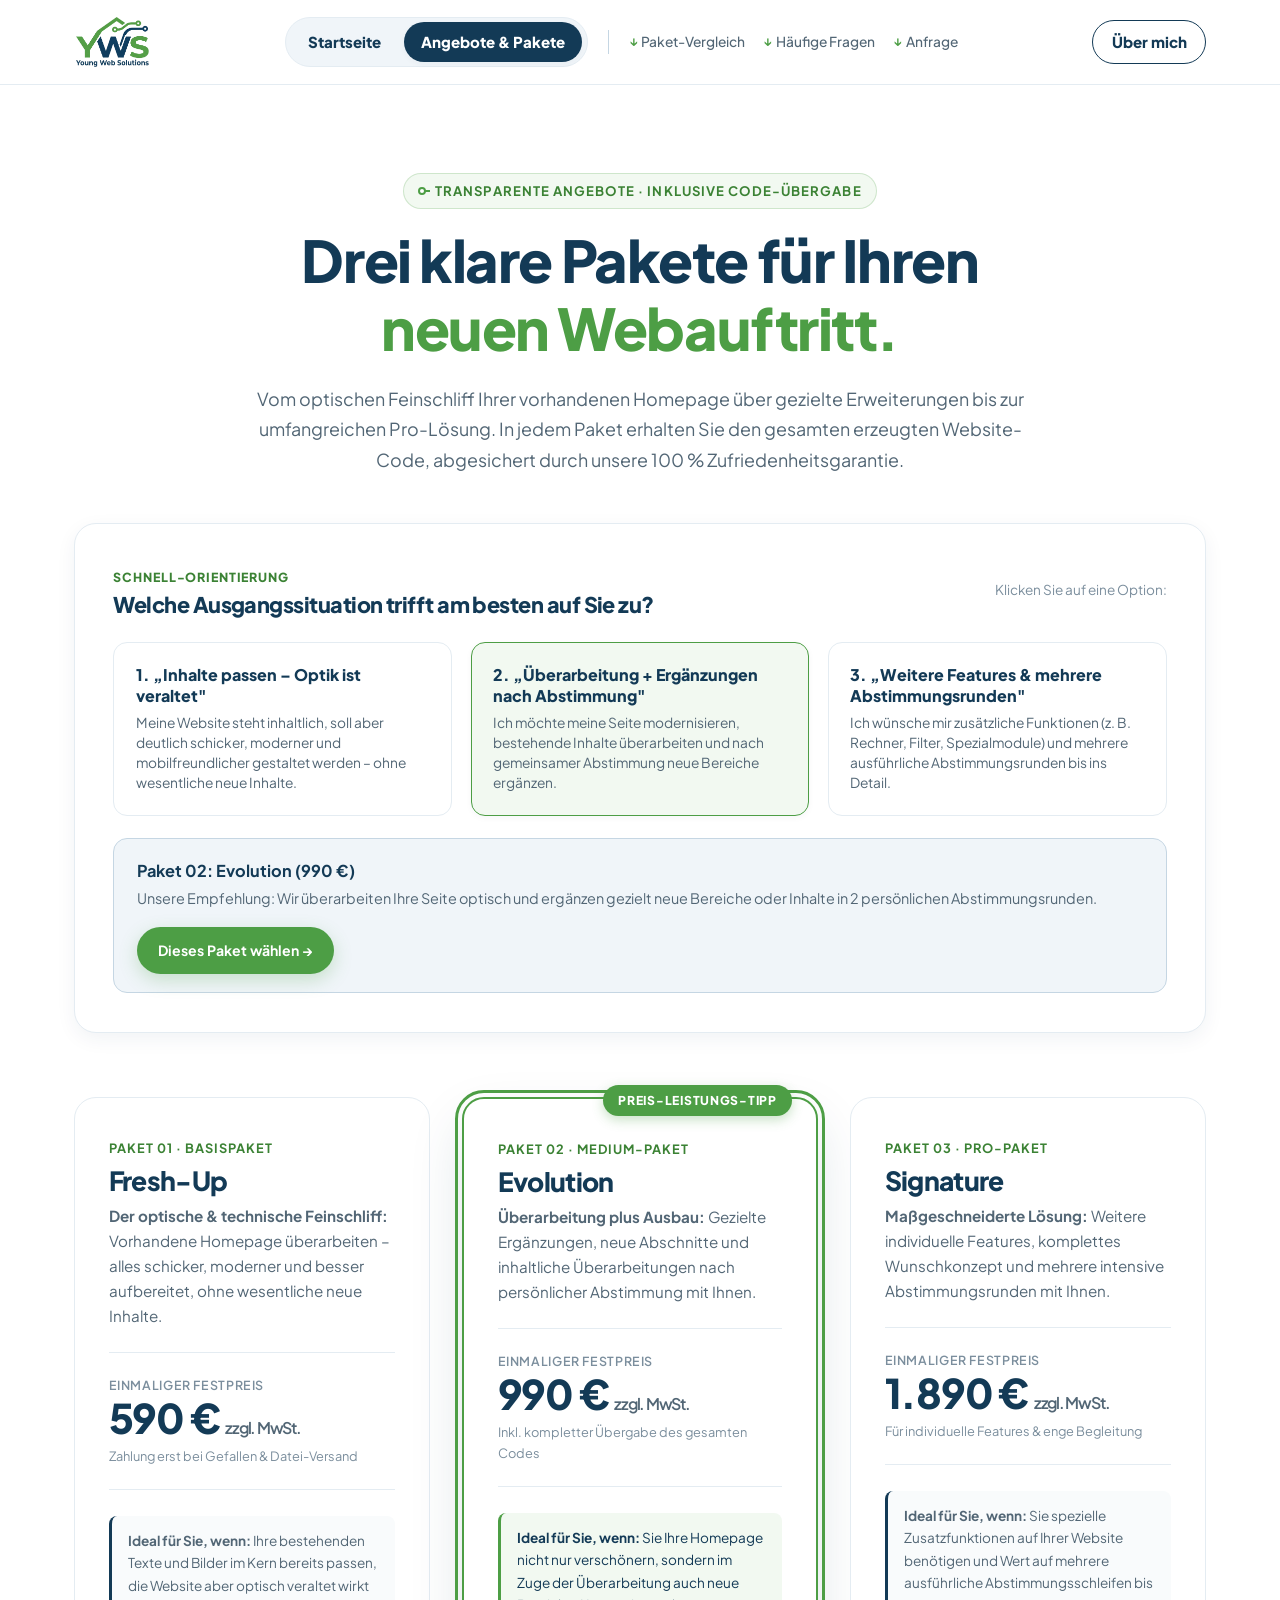
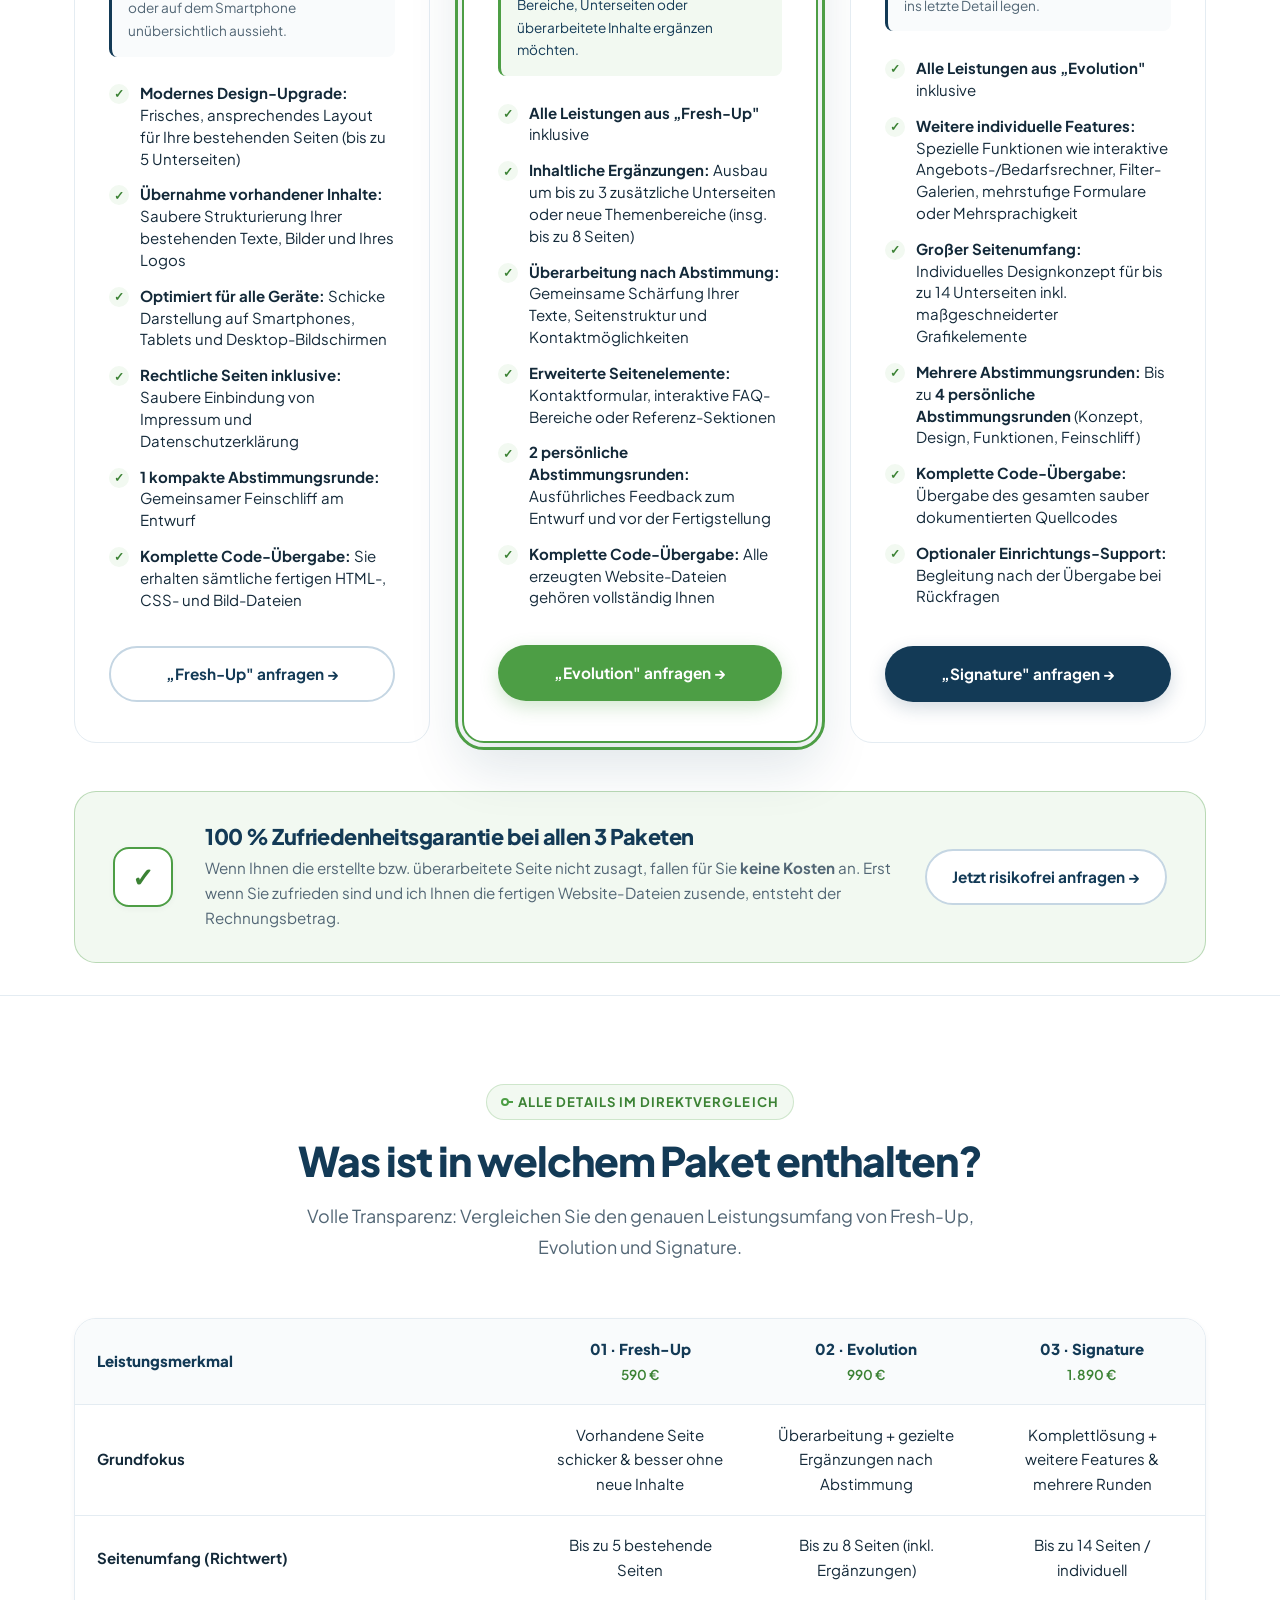
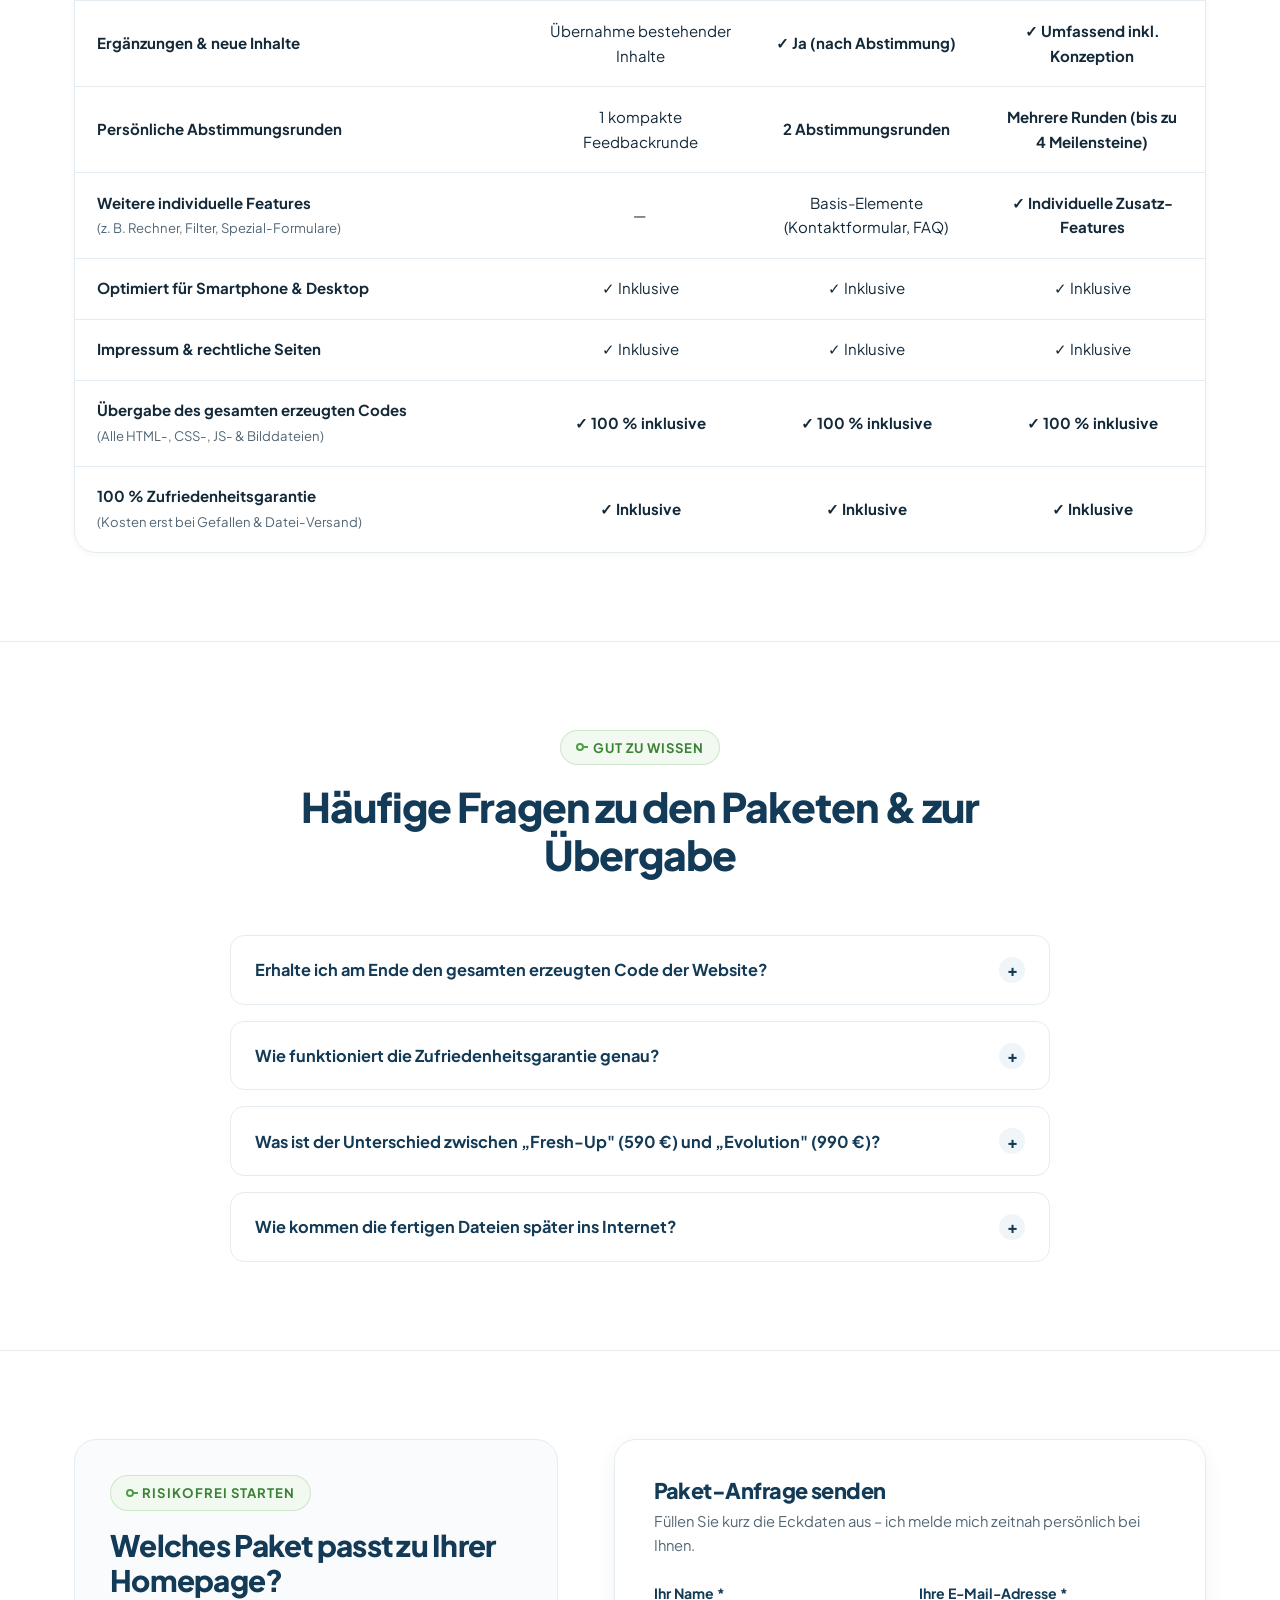
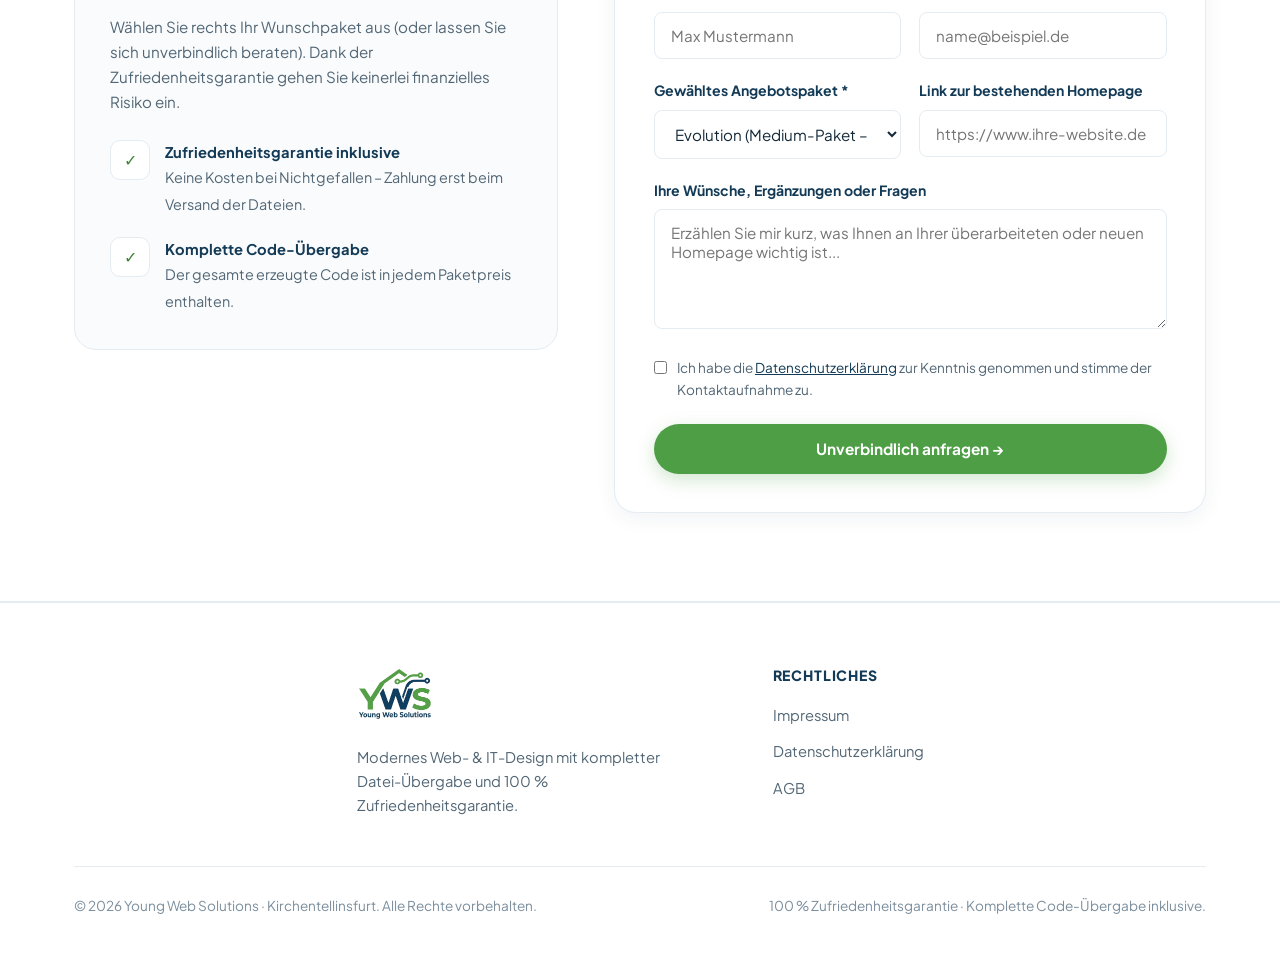
<file: angebote.html>
<!DOCTYPE html>
<html lang="de">
<head>
  <meta charset="UTF-8" />
  <meta name="viewport" content="width=device-width, initial-scale=1.0" />
  <title>Angebote & Pakete | Young Web Solutions</title>
  <meta name="description" content="Unsere 3 Webdesign-Pakete im Überblick: Fresh-Up (590 €), Evolution (990 €) und Signature (1.890 €) – inklusive kompletter Code-Übergabe und Zufriedenheitsgarantie." />
  <link rel="icon" type="image/png" href="assets/logo.png" />
  <link rel="preconnect" href="https://fonts.googleapis.com" />
  <link rel="preconnect" href="https://fonts.gstatic.com" crossorigin />
  <link href="https://fonts.googleapis.com/css2?family=Plus+Jakarta+Sans:wght@400;500;600;700;800&display=swap" rel="stylesheet" />
  <link rel="stylesheet" href="styles.css" />
</head>
<body>

  <!-- ======================= HEADER ======================= -->
  <header class="site-header">
    <div class="container nav-bar">
      <a href="index.html" class="brand-logo" aria-label="Young Web Solutions Startseite">
        <img src="assets/logo.png" alt="Young Web Solutions Logo" width="160" height="54" />
      </a>

      <nav class="nav-links" aria-label="Hauptnavigation">
        <!-- Hauptseiten (kräftig & grafisch abgesetzt) -->
        <div class="nav-group-pages" role="group" aria-label="Hauptseiten">
          <a href="index.html" class="nav-link--page">Startseite</a>
          <a href="angebote.html" class="nav-link--page is-active">Angebote &amp; Pakete</a>
        </div>

        <span class="nav-divider" aria-hidden="true"></span>

        <!-- Sprungmarken auf dieser Seite (dezent mit ↓ Pfeil) -->
        <div class="nav-group-sections" role="group" aria-label="Abschnitte auf dieser Seite">
          <a href="#vergleich" class="nav-link--section">Paket-Vergleich</a>
          <a href="#faq" class="nav-link--section">Häufige Fragen</a>
          <a href="#anfrage" class="nav-link--section">Anfrage</a>
        </div>
      </nav>

      <div class="nav-actions">
        <button class="mobile-menu-btn" aria-label="Menü öffnen" aria-expanded="false">
          <svg width="24" height="24" viewBox="0 0 24 24" fill="none" stroke="currentColor" stroke-width="2.2" stroke-linecap="round">
            <line x1="3" y1="6" x2="21" y2="6"></line>
            <line x1="3" y1="12" x2="21" y2="12"></line>
            <line x1="3" y1="18" x2="21" y2="18"></line>
          </svg>
        </button>
        <!-- Immer sichtbar ganz rechts außen -->
        <a href="ueber-uns.html" class="nav-about-right">Über mich</a>
      </div>
    </div>
  </header>

  <main>
    <!-- ======================= PAGE HERO & INTERACTIVE FINDER ======================= -->
    <section class="section" style="padding-bottom:2rem;">
      <div class="container">
        <div class="section-header" style="max-width:780px;margin-bottom:3rem;">
          <span class="eyebrow">
            <span class="eyebrow__node"></span>
            Transparente Angebote · Inklusive Code-Übergabe
          </span>
          <h1 class="h1-display">
            Drei klare Pakete für Ihren <span class="text-green">neuen Webauftritt.</span>
          </h1>
          <p class="lead">
            Vom optischen Feinschliff Ihrer vorhandenen Homepage über gezielte Erweiterungen bis zur umfangreichen Pro-Lösung. In jedem Paket erhalten Sie den gesamten erzeugten Website-Code, abgesichert durch unsere 100 % Zufriedenheitsgarantie.
          </p>
        </div>

        <!-- Interactive Quick Advisor -->
        <div class="finder-box" aria-label="Interaktiver Paket-Berater">
          <div style="display:flex;align-items:center;justify-content:space-between;flex-wrap:wrap;gap:0.75rem;">
            <div>
              <span style="font-size:0.78rem;font-weight:800;text-transform:uppercase;letter-spacing:0.07em;color:var(--yws-green-dark);">Schnell-Orientierung</span>
              <h2 style="font-size:1.35rem;margin-top:0.2rem;">Welche Ausgangssituation trifft am besten auf Sie zu?</h2>
            </div>
            <span style="font-size:0.85rem;color:var(--text-light);">Klicken Sie auf eine Option:</span>
          </div>

          <div class="finder-options">
            <button type="button" class="finder-option" data-recommend="freshup">
              <span class="finder-option__title">1. „Inhalte passen – Optik ist veraltet"</span>
              <span class="finder-option__desc">Meine Website steht inhaltlich, soll aber deutlich schicker, moderner und mobilfreundlicher gestaltet werden – ohne wesentliche neue Inhalte.</span>
            </button>

            <button type="button" class="finder-option is-selected" data-recommend="evolution">
              <span class="finder-option__title">2. „Überarbeitung + Ergänzungen nach Abstimmung"</span>
              <span class="finder-option__desc">Ich möchte meine Seite modernisieren, bestehende Inhalte überarbeiten und nach gemeinsamer Abstimmung neue Bereiche ergänzen.</span>
            </button>

            <button type="button" class="finder-option" data-recommend="signature">
              <span class="finder-option__title">3. „Weitere Features &amp; mehrere Abstimmungsrunden"</span>
              <span class="finder-option__desc">Ich wünsche mir zusätzliche Funktionen (z. B. Rechner, Filter, Spezialmodule) und mehrere ausführliche Abstimmungsrunden bis ins Detail.</span>
            </button>
          </div>

          <div id="finder-result" class="finder-result">
            <div>
              <strong style="color:var(--yws-navy);display:block;font-size:1.02rem;">Paket 02: Evolution (990 €)</strong>
              <span style="color:var(--text-muted);font-size:0.9rem;">Unsere Empfehlung: Wir überarbeiten Ihre Seite optisch und ergänzen gezielt neue Bereiche oder Inhalte in 2 persönlichen Abstimmungsrunden.</span>
            </div>
            <a href="#anfrage" class="btn btn--primary btn--sm" data-select-package="Evolution (Medium-Paket – 990 €)">
              Dieses Paket wählen →
            </a>
          </div>
        </div>

        <!-- ======================= THE 3 MAIN PACKAGES ======================= -->
        <div class="pricing-grid">

          <!-- 1. BASISPAKET: FRESH-UP -->
          <article class="package-card" data-package-id="freshup">
            <div>
              <span class="package-tier">Paket 01 · Basispaket</span>
              <h2 class="package-name">Fresh-Up</h2>
              <p class="package-tagline">
                <strong>Der optische &amp; technische Feinschliff:</strong> Vorhandene Homepage überarbeiten – alles schicker, moderner und besser aufbereitet, ohne wesentliche neue Inhalte.
              </p>

              <div class="package-price-box">
                <span class="package-price-label">Einmaliger Festpreis</span>
                <div class="package-price">590 € <span>zzgl. MwSt.</span></div>
                <p class="package-vat">Zahlung erst bei Gefallen &amp; Datei-Versand</p>
              </div>

              <div class="package-ideal">
                <strong>Ideal für Sie, wenn:</strong> Ihre bestehenden Texte und Bilder im Kern bereits passen, die Website aber optisch veraltet wirkt oder auf dem Smartphone unübersichtlich aussieht.
              </div>

              <ul class="package-features">
                <li>
                  <span class="check-icon">✓</span>
                  <span><strong>Modernes Design-Upgrade:</strong> Frisches, ansprechendes Layout für Ihre bestehenden Seiten (bis zu 5 Unterseiten)</span>
                </li>
                <li>
                  <span class="check-icon">✓</span>
                  <span><strong>Übernahme vorhandener Inhalte:</strong> Saubere Strukturierung Ihrer bestehenden Texte, Bilder und Ihres Logos</span>
                </li>
                <li>
                  <span class="check-icon">✓</span>
                  <span><strong>Optimiert für alle Geräte:</strong> Schicke Darstellung auf Smartphones, Tablets und Desktop-Bildschirmen</span>
                </li>
                <li>
                  <span class="check-icon">✓</span>
                  <span><strong>Rechtliche Seiten inklusive:</strong> Saubere Einbindung von Impressum und Datenschutzerklärung</span>
                </li>
                <li>
                  <span class="check-icon">✓</span>
                  <span><strong>1 kompakte Abstimmungsrunde:</strong> Gemeinsamer Feinschliff am Entwurf</span>
                </li>
                <li>
                  <span class="check-icon">✓</span>
                  <span><strong>Komplette Code-Übergabe:</strong> Sie erhalten sämtliche fertigen HTML-, CSS- und Bild-Dateien</span>
                </li>
              </ul>
            </div>

            <a href="#anfrage" class="btn btn--outline btn--full" data-select-package="Fresh-Up (Basispaket – 590 €)">
              „Fresh-Up" anfragen →
            </a>
          </article>

          <!-- 2. MEDIUM-PAKET: EVOLUTION -->
          <article class="package-card package-card--featured is-recommended-highlight" data-package-id="evolution">
            <span class="package-ribbon">Preis-Leistungs-Tipp</span>
            <div>
              <span class="package-tier">Paket 02 · Medium-Paket</span>
              <h2 class="package-name">Evolution</h2>
              <p class="package-tagline">
                <strong>Überarbeitung plus Ausbau:</strong> Gezielte Ergänzungen, neue Abschnitte und inhaltliche Überarbeitungen nach persönlicher Abstimmung mit Ihnen.
              </p>

              <div class="package-price-box">
                <span class="package-price-label">Einmaliger Festpreis</span>
                <div class="package-price">990 € <span>zzgl. MwSt.</span></div>
                <p class="package-vat">Inkl. kompletter Übergabe des gesamten Codes</p>
              </div>

              <div class="package-ideal">
                <strong>Ideal für Sie, wenn:</strong> Sie Ihre Homepage nicht nur verschönern, sondern im Zuge der Überarbeitung auch neue Bereiche, Unterseiten oder überarbeitete Inhalte ergänzen möchten.
              </div>

              <ul class="package-features">
                <li>
                  <span class="check-icon">✓</span>
                  <span><strong>Alle Leistungen aus „Fresh-Up"</strong> inklusive</span>
                </li>
                <li>
                  <span class="check-icon">✓</span>
                  <span><strong>Inhaltliche Ergänzungen:</strong> Ausbau um bis zu 3 zusätzliche Unterseiten oder neue Themenbereiche (insg. bis zu 8 Seiten)</span>
                </li>
                <li>
                  <span class="check-icon">✓</span>
                  <span><strong>Überarbeitung nach Abstimmung:</strong> Gemeinsame Schärfung Ihrer Texte, Seitenstruktur und Kontaktmöglichkeiten</span>
                </li>
                <li>
                  <span class="check-icon">✓</span>
                  <span><strong>Erweiterte Seitenelemente:</strong> Kontaktformular, interaktive FAQ-Bereiche oder Referenz-Sektionen</span>
                </li>
                <li>
                  <span class="check-icon">✓</span>
                  <span><strong>2 persönliche Abstimmungsrunden:</strong> Ausführliches Feedback zum Entwurf und vor der Fertigstellung</span>
                </li>
                <li>
                  <span class="check-icon">✓</span>
                  <span><strong>Komplette Code-Übergabe:</strong> Alle erzeugten Website-Dateien gehören vollständig Ihnen</span>
                </li>
              </ul>
            </div>

            <a href="#anfrage" class="btn btn--primary btn--full" data-select-package="Evolution (Medium-Paket – 990 €)">
              „Evolution" anfragen →
            </a>
          </article>

          <!-- 3. PRO-PAKET: SIGNATURE -->
          <article class="package-card" data-package-id="signature">
            <div>
              <span class="package-tier">Paket 03 · Pro-Paket</span>
              <h2 class="package-name">Signature</h2>
              <p class="package-tagline">
                <strong>Maßgeschneiderte Lösung:</strong> Weitere individuelle Features, komplettes Wunschkonzept und mehrere intensive Abstimmungsrunden mit Ihnen.
              </p>

              <div class="package-price-box">
                <span class="package-price-label">Einmaliger Festpreis</span>
                <div class="package-price">1.890 € <span>zzgl. MwSt.</span></div>
                <p class="package-vat">Für individuelle Features &amp; enge Begleitung</p>
              </div>

              <div class="package-ideal">
                <strong>Ideal für Sie, wenn:</strong> Sie spezielle Zusatzfunktionen auf Ihrer Website benötigen und Wert auf mehrere ausführliche Abstimmungsschleifen bis ins letzte Detail legen.
              </div>

              <ul class="package-features">
                <li>
                  <span class="check-icon">✓</span>
                  <span><strong>Alle Leistungen aus „Evolution"</strong> inklusive</span>
                </li>
                <li>
                  <span class="check-icon">✓</span>
                  <span><strong>Weitere individuelle Features:</strong> Spezielle Funktionen wie interaktive Angebots-/Bedarfsrechner, Filter-Galerien, mehrstufige Formulare oder Mehrsprachigkeit</span>
                </li>
                <li>
                  <span class="check-icon">✓</span>
                  <span><strong>Großer Seitenumfang:</strong> Individuelles Designkonzept für bis zu 14 Unterseiten inkl. maßgeschneiderter Grafikelemente</span>
                </li>
                <li>
                  <span class="check-icon">✓</span>
                  <span><strong>Mehrere Abstimmungsrunden:</strong> Bis zu <strong>4 persönliche Abstimmungsrunden</strong> (Konzept, Design, Funktionen, Feinschliff)</span>
                </li>
                <li>
                  <span class="check-icon">✓</span>
                  <span><strong>Komplette Code-Übergabe:</strong> Übergabe des gesamten sauber dokumentierten Quellcodes</span>
                </li>
                <li>
                  <span class="check-icon">✓</span>
                  <span><strong>Optionaler Einrichtungs-Support:</strong> Begleitung nach der Übergabe bei Rückfragen</span>
                </li>
              </ul>
            </div>

            <a href="#anfrage" class="btn btn--navy btn--full" data-select-package="Signature (Pro-Paket – 1.890 €)">
              „Signature" anfragen →
            </a>
          </article>

        </div>

        <!-- Guarantee Banner right below packages -->
        <div class="guarantee-banner">
          <div class="guarantee-banner__badge" aria-hidden="true">✓</div>
          <div class="guarantee-banner__content">
            <h3 class="h3-title" style="margin-bottom:0.3rem;">100 % Zufriedenheitsgarantie bei allen 3 Paketen</h3>
            <p style="color:var(--text-muted);font-size:0.95rem;">
              Wenn Ihnen die erstellte bzw. überarbeitete Seite nicht zusagt, fallen für Sie <strong>keine Kosten</strong> an. Erst wenn Sie zufrieden sind und ich Ihnen die fertigen Website-Dateien zusende, entsteht der Rechnungsbetrag.
            </p>
          </div>
          <a href="#anfrage" class="btn btn--outline">Jetzt risikofrei anfragen →</a>
        </div>
      </div>
    </section>

    <!-- ======================= DETAILED COMPARISON TABLE ======================= -->
    <section id="vergleich" class="section section--subtle-border">
      <div class="container">
        <div class="section-header">
          <span class="eyebrow">
            <span class="eyebrow__node"></span>
            Alle Details im Direktvergleich
          </span>
          <h2 class="h2-title">Was ist in welchem Paket enthalten?</h2>
          <p class="lead">
            Volle Transparenz: Vergleichen Sie den genauen Leistungsumfang von Fresh-Up, Evolution und Signature.
          </p>
        </div>

        <div class="comparison-wrap">
          <table class="comparison-table">
            <thead>
              <tr>
                <th>Leistungsmerkmal</th>
                <th>01 · Fresh-Up<br /><span style="font-weight:600;color:var(--yws-green-dark);font-size:0.85rem;">590 €</span></th>
                <th>02 · Evolution<br /><span style="font-weight:600;color:var(--yws-green-dark);font-size:0.85rem;">990 €</span></th>
                <th>03 · Signature<br /><span style="font-weight:600;color:var(--yws-green-dark);font-size:0.85rem;">1.890 €</span></th>
              </tr>
            </thead>
            <tbody>
              <tr>
                <td><strong>Grundfokus</strong></td>
                <td>Vorhandene Seite schicker &amp; besser ohne neue Inhalte</td>
                <td>Überarbeitung + gezielte Ergänzungen nach Abstimmung</td>
                <td>Komplettlösung + weitere Features &amp; mehrere Runden</td>
              </tr>
              <tr>
                <td><strong>Seitenumfang (Richtwert)</strong></td>
                <td>Bis zu 5 bestehende Seiten</td>
                <td>Bis zu 8 Seiten (inkl. Ergänzungen)</td>
                <td>Bis zu 14 Seiten / individuell</td>
              </tr>
              <tr>
                <td><strong>Ergänzungen &amp; neue Inhalte</strong></td>
                <td>Übernahme bestehender Inhalte</td>
                <td><strong>✓ Ja (nach Abstimmung)</strong></td>
                <td><strong>✓ Umfassend inkl. Konzeption</strong></td>
              </tr>
              <tr>
                <td><strong>Persönliche Abstimmungsrunden</strong></td>
                <td>1 kompakte Feedbackrunde</td>
                <td><strong>2 Abstimmungsrunden</strong></td>
                <td><strong>Mehrere Runden (bis zu 4 Meilensteine)</strong></td>
              </tr>
              <tr>
                <td><strong>Weitere individuelle Features</strong><br /><span style="font-size:0.82rem;color:var(--text-muted);">(z. B. Rechner, Filter, Spezial-Formulare)</span></td>
                <td>—</td>
                <td>Basis-Elemente (Kontaktformular, FAQ)</td>
                <td><strong>✓ Individuelle Zusatz-Features</strong></td>
              </tr>
              <tr>
                <td><strong>Optimiert für Smartphone &amp; Desktop</strong></td>
                <td>✓ Inklusive</td>
                <td>✓ Inklusive</td>
                <td>✓ Inklusive</td>
              </tr>
              <tr>
                <td><strong>Impressum &amp; rechtliche Seiten</strong></td>
                <td>✓ Inklusive</td>
                <td>✓ Inklusive</td>
                <td>✓ Inklusive</td>
              </tr>
              <tr>
                <td><strong>Übergabe des gesamten erzeugten Codes</strong><br /><span style="font-size:0.82rem;color:var(--text-muted);">(Alle HTML-, CSS-, JS- &amp; Bilddateien)</span></td>
                <td><strong>✓ 100 % inklusive</strong></td>
                <td><strong>✓ 100 % inklusive</strong></td>
                <td><strong>✓ 100 % inklusive</strong></td>
              </tr>
              <tr>
                <td><strong>100 % Zufriedenheitsgarantie</strong><br /><span style="font-size:0.82rem;color:var(--text-muted);">(Kosten erst bei Gefallen &amp; Datei-Versand)</span></td>
                <td><strong>✓ Inklusive</strong></td>
                <td><strong>✓ Inklusive</strong></td>
                <td><strong>✓ Inklusive</strong></td>
              </tr>
            </tbody>
          </table>
        </div>
      </div>
    </section>

    <!-- ======================= FAQ SECTION ======================= -->
    <section id="faq" class="section">
      <div class="container">
        <div class="section-header">
          <span class="eyebrow">
            <span class="eyebrow__node"></span>
            Gut zu wissen
          </span>
          <h2 class="h2-title">Häufige Fragen zu den Paketen &amp; zur Übergabe</h2>
        </div>

        <div class="faq-list">
          <div class="faq-item">
            <button type="button" class="faq-question" aria-expanded="false">
              <span>Erhalte ich am Ende den gesamten erzeugten Code der Website?</span>
              <span class="faq-icon">+</span>
            </button>
            <div class="faq-answer">
              <div class="faq-answer__inner">
                <strong>Ja, zu 100 %!</strong> Der gesamte erzeugte Programmcode (alle HTML-, CSS-, JavaScript- sowie Bild-Dateien) wird Ihnen vollständig übergeben. Das ist in jedem Paketpreis (<em>Fresh-Up</em>, <em>Evolution</em> und <em>Signature</em>) bereits komplett enthalten. Sie sind an kein Abo gebunden und haben die volle Kontrolle über Ihre Dateien.
              </div>
            </div>
          </div>

          <div class="faq-item">
            <button type="button" class="faq-question" aria-expanded="false">
              <span>Wie funktioniert die Zufriedenheitsgarantie genau?</span>
              <span class="faq-icon">+</span>
            </button>
            <div class="faq-answer">
              <div class="faq-answer__inner">
                Ganz einfach und ohne Kleingedrucktes: Ich gestalte und erstelle Ihre Website und zeige Ihnen den Entwurf zur Ansicht. Wenn Ihnen die Seite wider Erwarten nicht zusagt, fallen für Sie <strong>keinerlei Kosten</strong> an. Erst wenn Sie zufrieden sind und ich Ihnen die fertigen Website-Dateien zusende, entsteht der vereinbarte Paketpreis.
              </div>
            </div>
          </div>

          <div class="faq-item">
            <button type="button" class="faq-question" aria-expanded="false">
              <span>Was ist der Unterschied zwischen „Fresh-Up" (590 €) und „Evolution" (990 €)?</span>
              <span class="faq-icon">+</span>
            </button>
            <div class="faq-answer">
              <div class="faq-answer__inner">
                Beim Basispaket <strong>Fresh-Up (590 €)</strong> bleiben Ihre Inhalte im Wesentlichen so wie sie sind – wir machen die bestehende Seite optisch und technisch deutlich schicker. Das Paket <strong>Evolution (990 €)</strong> bietet zusätzlich Platz für neue Unterseiten oder Abschnitte, inhaltliche Überarbeitungen und eine zweite persönliche Abstimmungsrunde.
              </div>
            </div>
          </div>

          <div class="faq-item">
            <button type="button" class="faq-question" aria-expanded="false">
              <span>Wie kommen die fertigen Dateien später ins Internet?</span>
              <span class="faq-icon">+</span>
            </button>
            <div class="faq-answer">
              <div class="faq-answer__inner">
                Im Standard-Ablauf liefere ich Ihnen die komplett fertigen Website-Dateien (HTML, CSS usw.), die Sie direkt bei Ihrem bestehenden Webhosting-Anbieter hochladen können. Falls Sie sich nicht selbst um das Hochladen, Webspace oder das Buchen einer Domain kümmern möchten, biete ich Ihnen diesen Einrichtungs-Service auf Wunsch gerne als kleine Zusatzleistung an.
              </div>
            </div>
          </div>
        </div>
      </div>
    </section>

    <!-- ======================= PACKAGE INQUIRY FORM ======================= -->
    <section id="anfrage" class="section section--subtle-border">
      <div class="container contact-grid">
        <div class="contact-info-card">
          <span class="eyebrow">
            <span class="eyebrow__node"></span>
            Risikofrei starten
          </span>
          <h2 class="h2-title" style="font-size:1.85rem;">Welches Paket passt zu Ihrer Homepage?</h2>
          <p style="color:var(--text-muted);font-size:0.95rem;">
            Wählen Sie rechts Ihr Wunschpaket aus (oder lassen Sie sich unverbindlich beraten). Dank der Zufriedenheitsgarantie gehen Sie keinerlei finanzielles Risiko ein.
          </p>

          <div class="contact-list">
            <div class="contact-list__item">
              <div class="contact-list__icon" aria-hidden="true">✓</div>
              <div>
                <strong style="display:block;color:var(--yws-navy);font-size:0.92rem;">Zufriedenheitsgarantie inklusive</strong>
                <span style="color:var(--text-muted);font-size:0.9rem;">Keine Kosten bei Nichtgefallen – Zahlung erst beim Versand der Dateien.</span>
              </div>
            </div>
            <div class="contact-list__item">
              <div class="contact-list__icon" aria-hidden="true">✓</div>
              <div>
                <strong style="display:block;color:var(--yws-navy);font-size:0.92rem;">Komplette Code-Übergabe</strong>
                <span style="color:var(--text-muted);font-size:0.9rem;">Der gesamte erzeugte Code ist in jedem Paketpreis enthalten.</span>
              </div>
            </div>
          </div>
        </div>

        <div class="form-card">
          <h3 class="h3-title" style="margin-bottom:0.35rem;">Paket-Anfrage senden</h3>
          <p style="color:var(--text-muted);font-size:0.92rem;margin-bottom:1.5rem;">
            Füllen Sie kurz die Eckdaten aus – ich melde mich zeitnah persönlich bei Ihnen.
          </p>

          <form class="js-inquiry-form" action="https://formsubmit.co/manuel.jung@online.de" method="POST">
            <div class="form-row">
              <div class="form-group">
                <label class="form-label" for="pkg-name">Ihr Name *</label>
                <input class="form-control" type="text" id="pkg-name" name="name" placeholder="Max Mustermann" required />
              </div>
              <div class="form-group">
                <label class="form-label" for="pkg-email">Ihre E-Mail-Adresse *</label>
                <input class="form-control" type="email" id="pkg-email" name="email" placeholder="name@beispiel.de" required />
              </div>
            </div>

            <div class="form-row">
              <div class="form-group">
                <label class="form-label" for="package-select">Gewähltes Angebotspaket *</label>
                <select class="form-control" id="package-select" name="package" required>
                  <option value="Evolution (Medium-Paket – 990 €)">Evolution (Medium-Paket – 990 €)</option>
                  <option value="Fresh-Up (Basispaket – 590 €)">Fresh-Up (Basispaket – 590 €)</option>
                  <option value="Signature (Pro-Paket – 1.890 €)">Signature (Pro-Paket – 1.890 €)</option>
                  <option value="Noch unsicher – bitte beraten">Noch unsicher – bitte individuell beraten</option>
                </select>
              </div>
              <div class="form-group">
                <label class="form-label" for="pkg-url">Link zur bestehenden Homepage</label>
                <input class="form-control" type="text" id="pkg-url" name="website" placeholder="https://www.ihre-website.de" />
              </div>
            </div>

            <div class="form-group">
              <label class="form-label" for="pkg-msg">Ihre Wünsche, Ergänzungen oder Fragen</label>
              <textarea class="form-control" id="pkg-msg" name="message" placeholder="Erzählen Sie mir kurz, was Ihnen an Ihrer überarbeiteten oder neuen Homepage wichtig ist..."></textarea>
            </div>

            <label class="form-checkbox">
              <input type="checkbox" required />
              <span>Ich habe die <a href="datenschutz.html">Datenschutzerklärung</a> zur Kenntnis genommen und stimme der Kontaktaufnahme zu.</span>
            </label>

            <button type="submit" class="btn btn--primary btn--full">Unverbindlich anfragen →</button>
            <div class="form-feedback" role="status" aria-live="polite"></div>
          </form>
        </div>
      </div>
    </section>
  </main>

  <!-- ======================= FOOTER ======================= -->
  <footer class="site-footer">
    <div class="container">
      <div class="footer-grid">
        <div class="footer-brand">
          <a href="index.html" class="brand-logo">
            <img src="assets/logo.png" alt="Young Web Solutions Logo" width="145" height="48" />
          </a>
          <p>
            Modernes Web- &amp; IT-Design mit kompletter Datei-Übergabe und 100 % Zufriedenheitsgarantie.
          </p>
        </div>

        <div>
          <h4 class="footer-title">Rechtliches</h4>
          <ul class="footer-links">
            <li><a href="impressum.html">Impressum</a></li>
            <li><a href="datenschutz.html">Datenschutzerklärung</a></li>
            <li><a href="agb.html">AGB</a></li>
          </ul>
        </div>
      </div>

      <div class="footer-bottom">
        <span>&copy; 2026 Young Web Solutions · Kirchentellinsfurt. Alle Rechte vorbehalten.</span>
        <span>100 % Zufriedenheitsgarantie · Komplette Code-Übergabe inklusive.</span>
      </div>
    </div>
  </footer>

  <script src="script.js"></script>
</body>
</html>
</file>
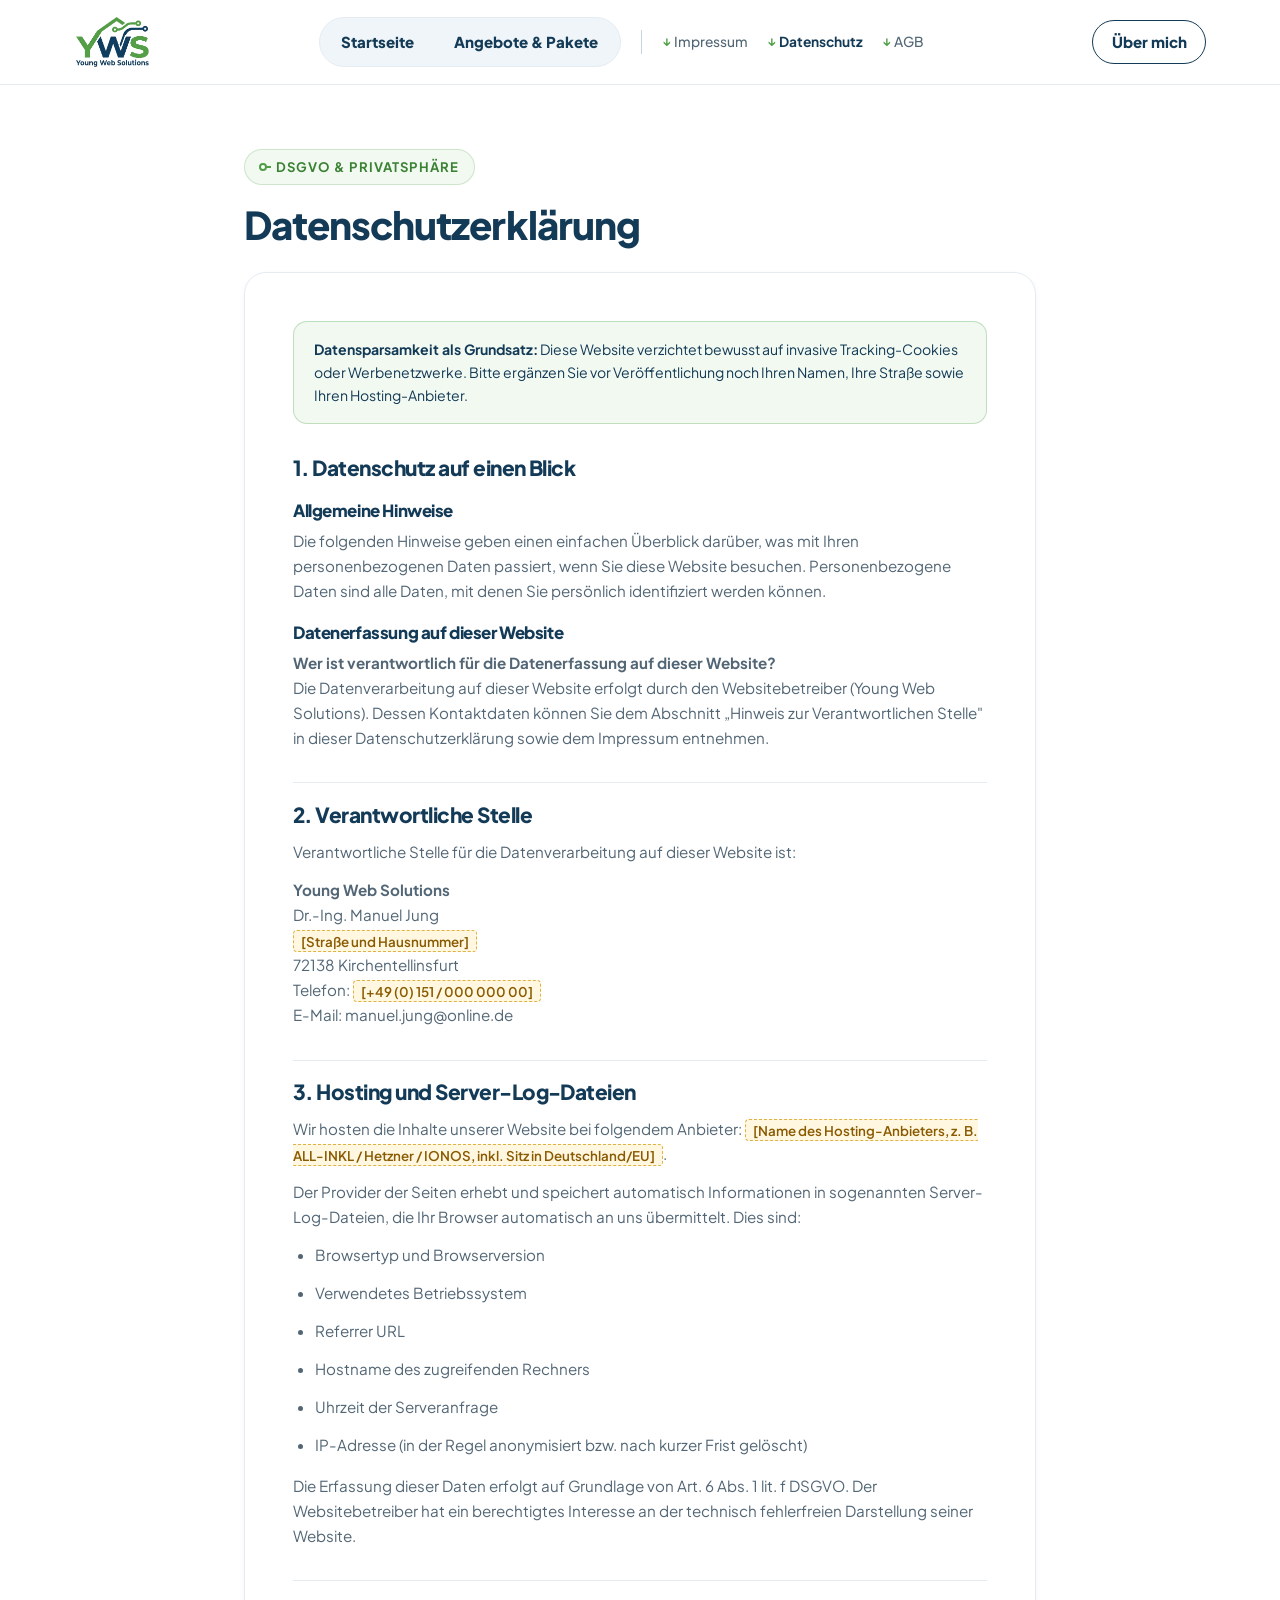
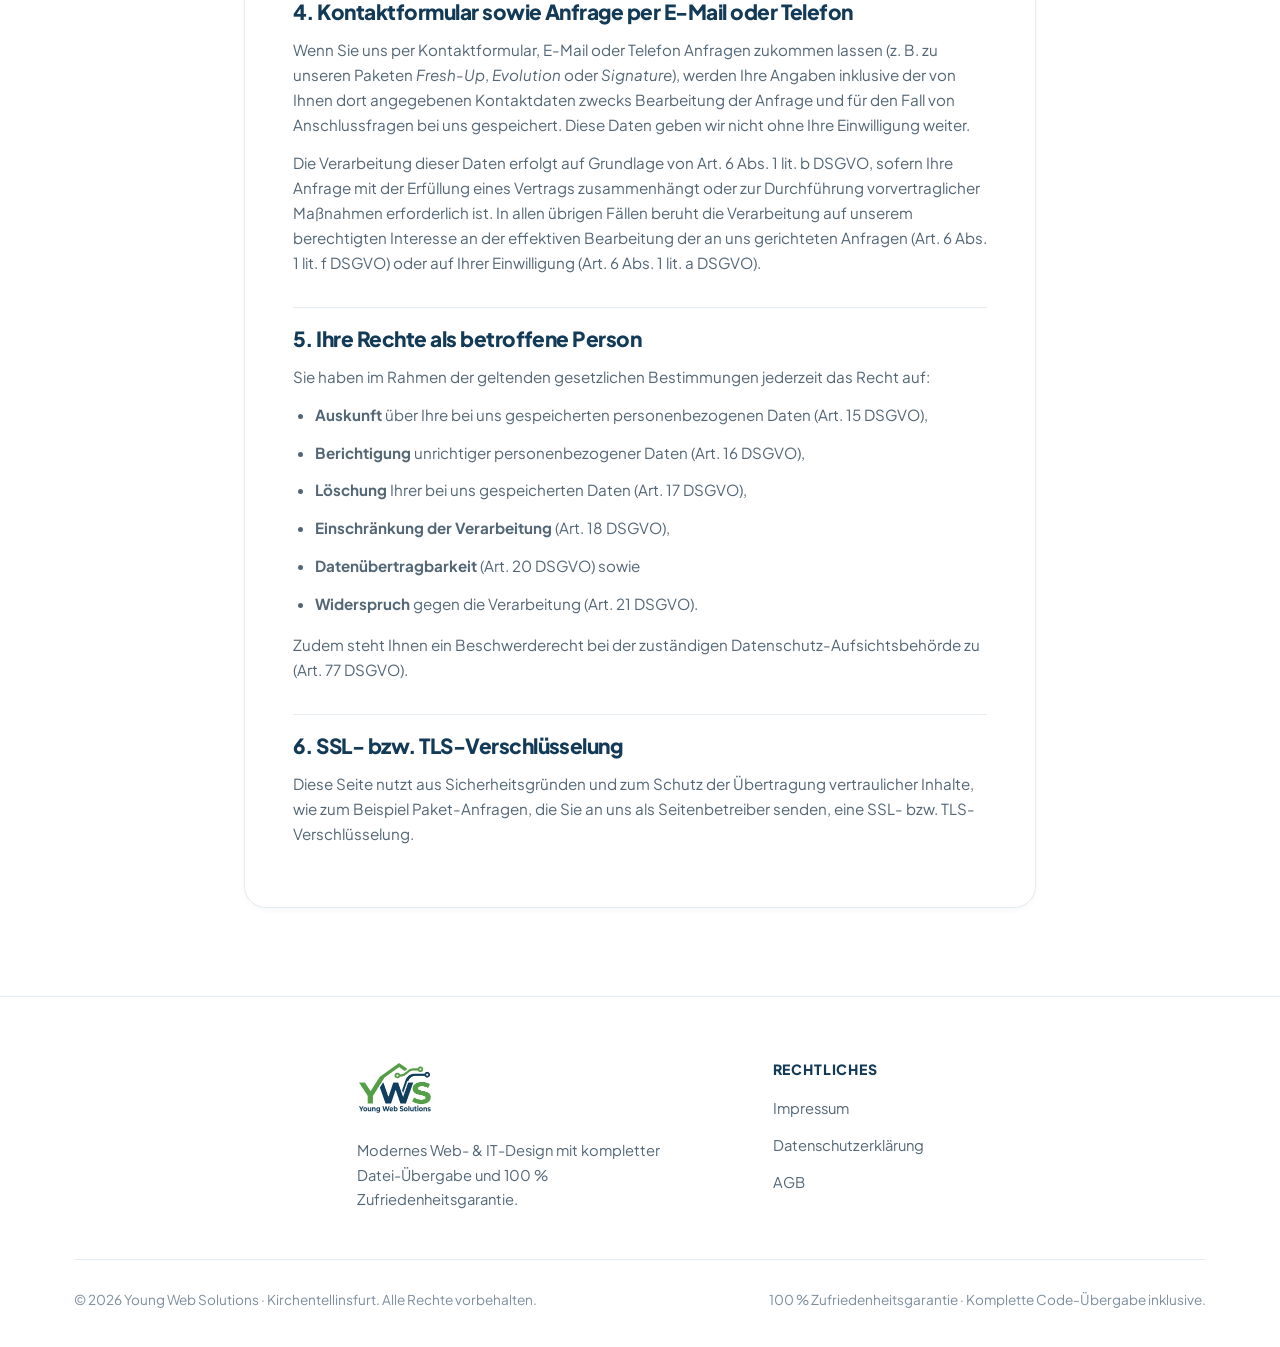
<file: datenschutz.html>
<!DOCTYPE html>
<html lang="de">
<head>
  <meta charset="UTF-8" />
  <meta name="viewport" content="width=device-width, initial-scale=1.0" />
  <title>Datenschutzerklärung | Young Web Solutions</title>
  <meta name="description" content="Datenschutzerklärung gemäß DSGVO für die Website von Young Web Solutions aus Kirchentellinsfurt." />
  <link rel="icon" type="image/png" href="assets/logo.png" />
  <link rel="preconnect" href="https://fonts.googleapis.com" />
  <link rel="preconnect" href="https://fonts.gstatic.com" crossorigin />
  <link href="https://fonts.googleapis.com/css2?family=Plus+Jakarta+Sans:wght@400;500;600;700;800&display=swap" rel="stylesheet" />
  <link rel="stylesheet" href="styles.css" />
</head>
<body>

  <!-- ======================= HEADER ======================= -->
  <header class="site-header">
    <div class="container nav-bar">
      <a href="index.html" class="brand-logo" aria-label="Young Web Solutions Startseite">
        <img src="assets/logo.png" alt="Young Web Solutions Logo" width="160" height="54" />
      </a>

      <nav class="nav-links" aria-label="Hauptnavigation">
        <div class="nav-group-pages" role="group" aria-label="Hauptseiten">
          <a href="index.html" class="nav-link--page">Startseite</a>
          <a href="angebote.html" class="nav-link--page">Angebote &amp; Pakete</a>
        </div>

        <span class="nav-divider" aria-hidden="true"></span>

        <div class="nav-group-sections" role="group" aria-label="Rechtliche Seiten">
          <a href="impressum.html" class="nav-link--section">Impressum</a>
          <a href="datenschutz.html" class="nav-link--section" style="color:var(--yws-navy);font-weight:700;">Datenschutz</a>
          <a href="agb.html" class="nav-link--section">AGB</a>
        </div>
      </nav>

      <div class="nav-actions">
        <button class="mobile-menu-btn" aria-label="Menü öffnen" aria-expanded="false">
          <svg width="24" height="24" viewBox="0 0 24 24" fill="none" stroke="currentColor" stroke-width="2.2" stroke-linecap="round">
            <line x1="3" y1="6" x2="21" y2="6"></line>
            <line x1="3" y1="12" x2="21" y2="12"></line>
            <line x1="3" y1="18" x2="21" y2="18"></line>
          </svg>
        </button>
        <a href="ueber-uns.html" class="nav-about-right">Über mich</a>
      </div>
    </div>
  </header>

  <main>
    <div class="legal-container">
      <span class="eyebrow">
        <span class="eyebrow__node"></span>
        DSGVO &amp; Privatsphäre
      </span>
      <h1 class="h1-display" style="font-size:2.4rem;margin-bottom:1.5rem;">Datenschutzerklärung</h1>

      <div class="legal-card legal-content">
        <div class="legal-notice-banner">
          <strong>Datensparsamkeit als Grundsatz:</strong> Diese Website verzichtet bewusst auf invasive Tracking-Cookies oder Werbenetzwerke. Bitte ergänzen Sie vor Veröffentlichung noch Ihren Namen, Ihre Straße sowie Ihren Hosting-Anbieter.
        </div>

        <h2>1. Datenschutz auf einen Blick</h2>
        <h3>Allgemeine Hinweise</h3>
        <p>
          Die folgenden Hinweise geben einen einfachen Überblick darüber, was mit Ihren personenbezogenen Daten passiert, wenn Sie diese Website besuchen. Personenbezogene Daten sind alle Daten, mit denen Sie persönlich identifiziert werden können.
        </p>

        <h3>Datenerfassung auf dieser Website</h3>
        <p>
          <strong>Wer ist verantwortlich für die Datenerfassung auf dieser Website?</strong><br />
          Die Datenverarbeitung auf dieser Website erfolgt durch den Websitebetreiber (Young Web Solutions). Dessen Kontaktdaten können Sie dem Abschnitt „Hinweis zur Verantwortlichen Stelle" in dieser Datenschutzerklärung sowie dem <a href="impressum.html">Impressum</a> entnehmen.
        </p>

        <h2>2. Verantwortliche Stelle</h2>
        <p>
          Verantwortliche Stelle für die Datenverarbeitung auf dieser Website ist:
        </p>
        <p>
          <strong>Young Web Solutions</strong><br />
          Dr.-Ing. Manuel Jung<br />
          <span class="placeholder-tag">[Straße und Hausnummer]</span><br />
          72138 Kirchentellinsfurt<br />
          Telefon: <span class="placeholder-tag">[+49 (0) 151 / 000 000 00]</span><br />
          E-Mail: <a href="mailto:manuel.jung@online.de">manuel.jung@online.de</a>
        </p>

        <h2>3. Hosting und Server-Log-Dateien</h2>
        <p>
          Wir hosten die Inhalte unserer Website bei folgendem Anbieter: <span class="placeholder-tag">[Name des Hosting-Anbieters, z. B. ALL-INKL / Hetzner / IONOS, inkl. Sitz in Deutschland/EU]</span>.
        </p>
        <p>
          Der Provider der Seiten erhebt und speichert automatisch Informationen in sogenannten Server-Log-Dateien, die Ihr Browser automatisch an uns übermittelt. Dies sind:
        </p>
        <ul>
          <li>Browsertyp und Browserversion</li>
          <li>Verwendetes Betriebssystem</li>
          <li>Referrer URL</li>
          <li>Hostname des zugreifenden Rechners</li>
          <li>Uhrzeit der Serveranfrage</li>
          <li>IP-Adresse (in der Regel anonymisiert bzw. nach kurzer Frist gelöscht)</li>
        </ul>
        <p>
          Die Erfassung dieser Daten erfolgt auf Grundlage von Art. 6 Abs. 1 lit. f DSGVO. Der Websitebetreiber hat ein berechtigtes Interesse an der technisch fehlerfreien Darstellung seiner Website.
        </p>

        <h2>4. Kontaktformular sowie Anfrage per E-Mail oder Telefon</h2>
        <p>
          Wenn Sie uns per Kontaktformular, E-Mail oder Telefon Anfragen zukommen lassen (z. B. zu unseren Paketen <em>Fresh-Up</em>, <em>Evolution</em> oder <em>Signature</em>), werden Ihre Angaben inklusive der von Ihnen dort angegebenen Kontaktdaten zwecks Bearbeitung der Anfrage und für den Fall von Anschlussfragen bei uns gespeichert. Diese Daten geben wir nicht ohne Ihre Einwilligung weiter.
        </p>
        <p>
          Die Verarbeitung dieser Daten erfolgt auf Grundlage von Art. 6 Abs. 1 lit. b DSGVO, sofern Ihre Anfrage mit der Erfüllung eines Vertrags zusammenhängt oder zur Durchführung vorvertraglicher Maßnahmen erforderlich ist. In allen übrigen Fällen beruht die Verarbeitung auf unserem berechtigten Interesse an der effektiven Bearbeitung der an uns gerichteten Anfragen (Art. 6 Abs. 1 lit. f DSGVO) oder auf Ihrer Einwilligung (Art. 6 Abs. 1 lit. a DSGVO).
        </p>

        <h2>5. Ihre Rechte als betroffene Person</h2>
        <p>Sie haben im Rahmen der geltenden gesetzlichen Bestimmungen jederzeit das Recht auf:</p>
        <ul>
          <li><strong>Auskunft</strong> über Ihre bei uns gespeicherten personenbezogenen Daten (Art. 15 DSGVO),</li>
          <li><strong>Berichtigung</strong> unrichtiger personenbezogener Daten (Art. 16 DSGVO),</li>
          <li><strong>Löschung</strong> Ihrer bei uns gespeicherten Daten (Art. 17 DSGVO),</li>
          <li><strong>Einschränkung der Verarbeitung</strong> (Art. 18 DSGVO),</li>
          <li><strong>Datenübertragbarkeit</strong> (Art. 20 DSGVO) sowie</li>
          <li><strong>Widerspruch</strong> gegen die Verarbeitung (Art. 21 DSGVO).</li>
        </ul>
        <p>
          Zudem steht Ihnen ein Beschwerderecht bei der zuständigen Datenschutz-Aufsichtsbehörde zu (Art. 77 DSGVO).
        </p>

        <h2>6. SSL- bzw. TLS-Verschlüsselung</h2>
        <p>
          Diese Seite nutzt aus Sicherheitsgründen und zum Schutz der Übertragung vertraulicher Inhalte, wie zum Beispiel Paket-Anfragen, die Sie an uns als Seitenbetreiber senden, eine SSL- bzw. TLS-Verschlüsselung.
        </p>
      </div>
    </div>
  </main>

  <!-- ======================= FOOTER ======================= -->
  <footer class="site-footer">
    <div class="container">
      <div class="footer-grid">
        <div class="footer-brand">
          <a href="index.html" class="brand-logo">
            <img src="assets/logo.png" alt="Young Web Solutions Logo" width="145" height="48" />
          </a>
          <p>
            Modernes Web- &amp; IT-Design mit kompletter Datei-Übergabe und 100 % Zufriedenheitsgarantie.
          </p>
        </div>

        <div>
          <h4 class="footer-title">Rechtliches</h4>
          <ul class="footer-links">
            <li><a href="impressum.html">Impressum</a></li>
            <li><a href="datenschutz.html">Datenschutzerklärung</a></li>
            <li><a href="agb.html">AGB</a></li>
          </ul>
        </div>
      </div>

      <div class="footer-bottom">
        <span>&copy; 2026 Young Web Solutions · Kirchentellinsfurt. Alle Rechte vorbehalten.</span>
        <span>100 % Zufriedenheitsgarantie · Komplette Code-Übergabe inklusive.</span>
      </div>
    </div>
  </footer>

  <script src="script.js"></script>
</body>
</html>
</file>
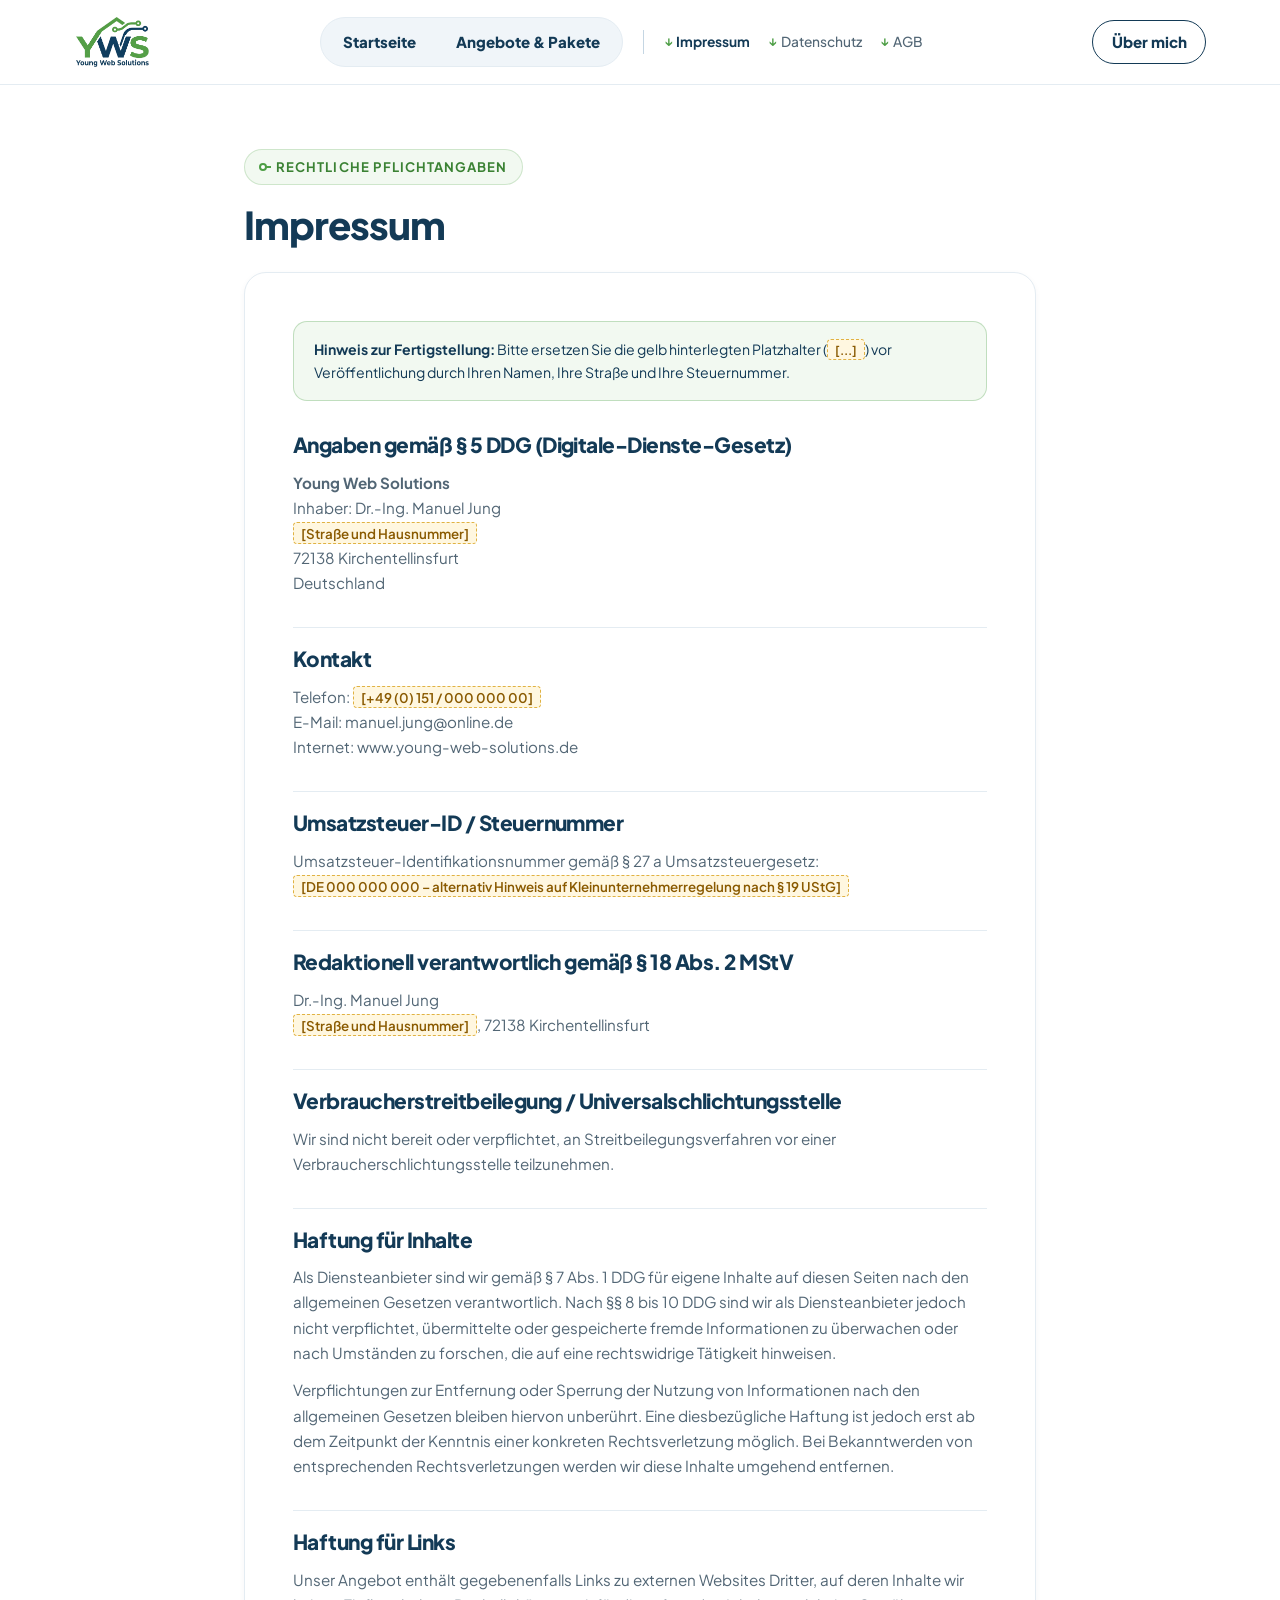
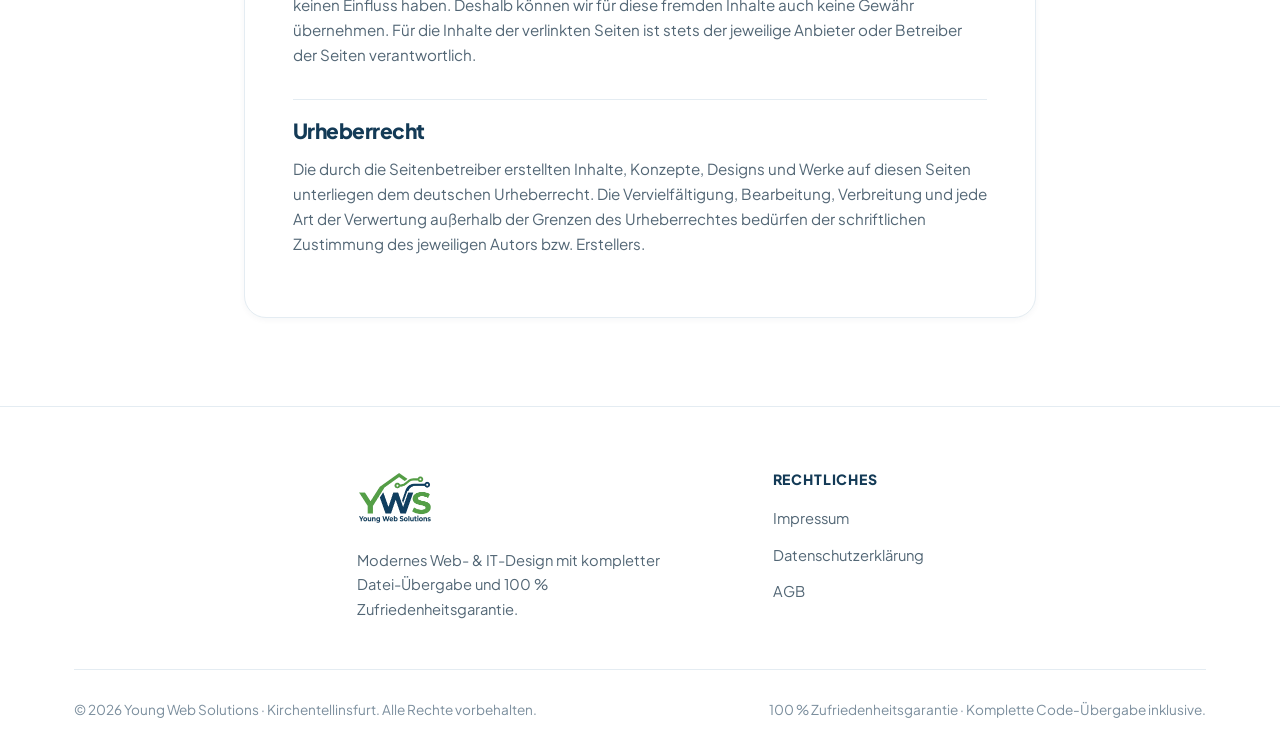
<file: impressum.html>
<!DOCTYPE html>
<html lang="de">
<head>
  <meta charset="UTF-8" />
  <meta name="viewport" content="width=device-width, initial-scale=1.0" />
  <title>Impressum | Young Web Solutions</title>
  <meta name="description" content="Impressum und gesetzliche Pflichtangaben nach § 5 DDG von Young Web Solutions aus Kirchentellinsfurt." />
  <link rel="icon" type="image/png" href="assets/logo.png" />
  <link rel="preconnect" href="https://fonts.googleapis.com" />
  <link rel="preconnect" href="https://fonts.gstatic.com" crossorigin />
  <link href="https://fonts.googleapis.com/css2?family=Plus+Jakarta+Sans:wght@400;500;600;700;800&display=swap" rel="stylesheet" />
  <link rel="stylesheet" href="styles.css" />
</head>
<body>

  <!-- ======================= HEADER ======================= -->
  <header class="site-header">
    <div class="container nav-bar">
      <a href="index.html" class="brand-logo" aria-label="Young Web Solutions Startseite">
        <img src="assets/logo.png" alt="Young Web Solutions Logo" width="160" height="54" />
      </a>

      <nav class="nav-links" aria-label="Hauptnavigation">
        <div class="nav-group-pages" role="group" aria-label="Hauptseiten">
          <a href="index.html" class="nav-link--page">Startseite</a>
          <a href="angebote.html" class="nav-link--page">Angebote &amp; Pakete</a>
        </div>

        <span class="nav-divider" aria-hidden="true"></span>

        <div class="nav-group-sections" role="group" aria-label="Rechtliche Seiten">
          <a href="impressum.html" class="nav-link--section" style="color:var(--yws-navy);font-weight:700;">Impressum</a>
          <a href="datenschutz.html" class="nav-link--section">Datenschutz</a>
          <a href="agb.html" class="nav-link--section">AGB</a>
        </div>
      </nav>

      <div class="nav-actions">
        <button class="mobile-menu-btn" aria-label="Menü öffnen" aria-expanded="false">
          <svg width="24" height="24" viewBox="0 0 24 24" fill="none" stroke="currentColor" stroke-width="2.2" stroke-linecap="round">
            <line x1="3" y1="6" x2="21" y2="6"></line>
            <line x1="3" y1="12" x2="21" y2="12"></line>
            <line x1="3" y1="18" x2="21" y2="18"></line>
          </svg>
        </button>
        <a href="ueber-uns.html" class="nav-about-right">Über mich</a>
      </div>
    </div>
  </header>

  <main>
    <div class="legal-container">
      <span class="eyebrow">
        <span class="eyebrow__node"></span>
        Rechtliche Pflichtangaben
      </span>
      <h1 class="h1-display" style="font-size:2.4rem;margin-bottom:1.5rem;">Impressum</h1>

      <div class="legal-card legal-content">
        <div class="legal-notice-banner">
          <strong>Hinweis zur Fertigstellung:</strong> Bitte ersetzen Sie die gelb hinterlegten Platzhalter (<span class="placeholder-tag">[...]</span>) vor Veröffentlichung durch Ihren Namen, Ihre Straße und Ihre Steuernummer.
        </div>

        <h2>Angaben gemäß § 5 DDG (Digitale-Dienste-Gesetz)</h2>
        <p>
          <strong>Young Web Solutions</strong><br />
          Inhaber: Dr.-Ing. Manuel Jung<br />
          <span class="placeholder-tag">[Straße und Hausnummer]</span><br />
          72138 Kirchentellinsfurt<br />
          Deutschland
        </p>

        <h2>Kontakt</h2>
        <p>
          Telefon: <span class="placeholder-tag">[+49 (0) 151 / 000 000 00]</span><br />
          E-Mail: <a href="mailto:manuel.jung@online.de">manuel.jung@online.de</a><br />
          Internet: www.young-web-solutions.de
        </p>

        <h2>Umsatzsteuer-ID / Steuernummer</h2>
        <p>
          Umsatzsteuer-Identifikationsnummer gemäß § 27 a Umsatzsteuergesetz:<br />
          <span class="placeholder-tag">[DE 000 000 000 – alternativ Hinweis auf Kleinunternehmerregelung nach § 19 UStG]</span>
        </p>

        <h2>Redaktionell verantwortlich gemäß § 18 Abs. 2 MStV</h2>
        <p>
          Dr.-Ing. Manuel Jung<br />
          <span class="placeholder-tag">[Straße und Hausnummer]</span>, 72138 Kirchentellinsfurt
        </p>

        <h2>Verbraucherstreitbeilegung / Universalschlichtungsstelle</h2>
        <p>
          Wir sind nicht bereit oder verpflichtet, an Streitbeilegungsverfahren vor einer Verbraucherschlichtungsstelle teilzunehmen.
        </p>

        <h2>Haftung für Inhalte</h2>
        <p>
          Als Diensteanbieter sind wir gemäß § 7 Abs. 1 DDG für eigene Inhalte auf diesen Seiten nach den allgemeinen Gesetzen verantwortlich. Nach §§ 8 bis 10 DDG sind wir als Diensteanbieter jedoch nicht verpflichtet, übermittelte oder gespeicherte fremde Informationen zu überwachen oder nach Umständen zu forschen, die auf eine rechtswidrige Tätigkeit hinweisen.
        </p>
        <p>
          Verpflichtungen zur Entfernung oder Sperrung der Nutzung von Informationen nach den allgemeinen Gesetzen bleiben hiervon unberührt. Eine diesbezügliche Haftung ist jedoch erst ab dem Zeitpunkt der Kenntnis einer konkreten Rechtsverletzung möglich. Bei Bekanntwerden von entsprechenden Rechtsverletzungen werden wir diese Inhalte umgehend entfernen.
        </p>

        <h2>Haftung für Links</h2>
        <p>
          Unser Angebot enthält gegebenenfalls Links zu externen Websites Dritter, auf deren Inhalte wir keinen Einfluss haben. Deshalb können wir für diese fremden Inhalte auch keine Gewähr übernehmen. Für die Inhalte der verlinkten Seiten ist stets der jeweilige Anbieter oder Betreiber der Seiten verantwortlich.
        </p>

        <h2>Urheberrecht</h2>
        <p>
          Die durch die Seitenbetreiber erstellten Inhalte, Konzepte, Designs und Werke auf diesen Seiten unterliegen dem deutschen Urheberrecht. Die Vervielfältigung, Bearbeitung, Verbreitung und jede Art der Verwertung außerhalb der Grenzen des Urheberrechtes bedürfen der schriftlichen Zustimmung des jeweiligen Autors bzw. Erstellers.
        </p>
      </div>
    </div>
  </main>

  <!-- ======================= FOOTER ======================= -->
  <footer class="site-footer">
    <div class="container">
      <div class="footer-grid">
        <div class="footer-brand">
          <a href="index.html" class="brand-logo">
            <img src="assets/logo.png" alt="Young Web Solutions Logo" width="145" height="48" />
          </a>
          <p>
            Modernes Web- &amp; IT-Design mit kompletter Datei-Übergabe und 100 % Zufriedenheitsgarantie.
          </p>
        </div>

        <div>
          <h4 class="footer-title">Rechtliches</h4>
          <ul class="footer-links">
            <li><a href="impressum.html">Impressum</a></li>
            <li><a href="datenschutz.html">Datenschutzerklärung</a></li>
            <li><a href="agb.html">AGB</a></li>
          </ul>
        </div>
      </div>

      <div class="footer-bottom">
        <span>&copy; 2026 Young Web Solutions · Kirchentellinsfurt. Alle Rechte vorbehalten.</span>
        <span>100 % Zufriedenheitsgarantie · Komplette Code-Übergabe inklusive.</span>
      </div>
    </div>
  </footer>

  <script src="script.js"></script>
</body>
</html>
</file>
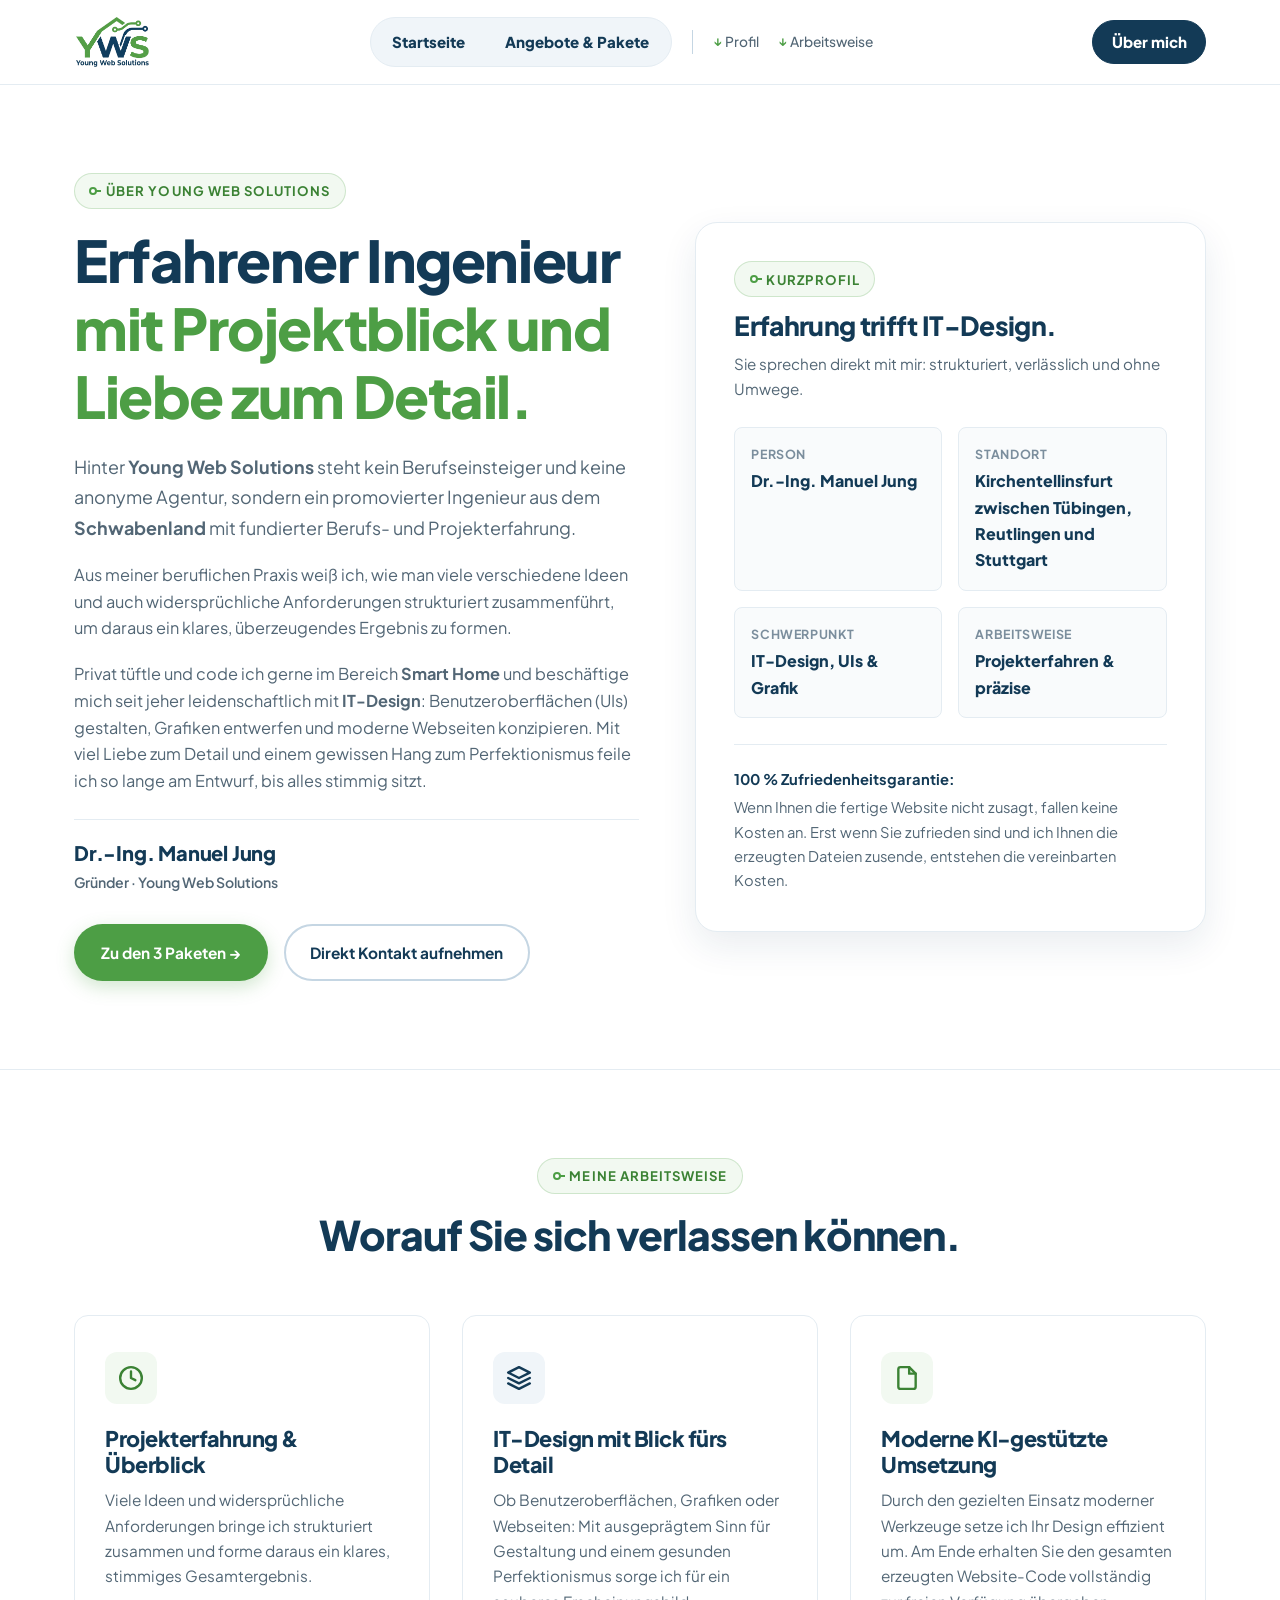
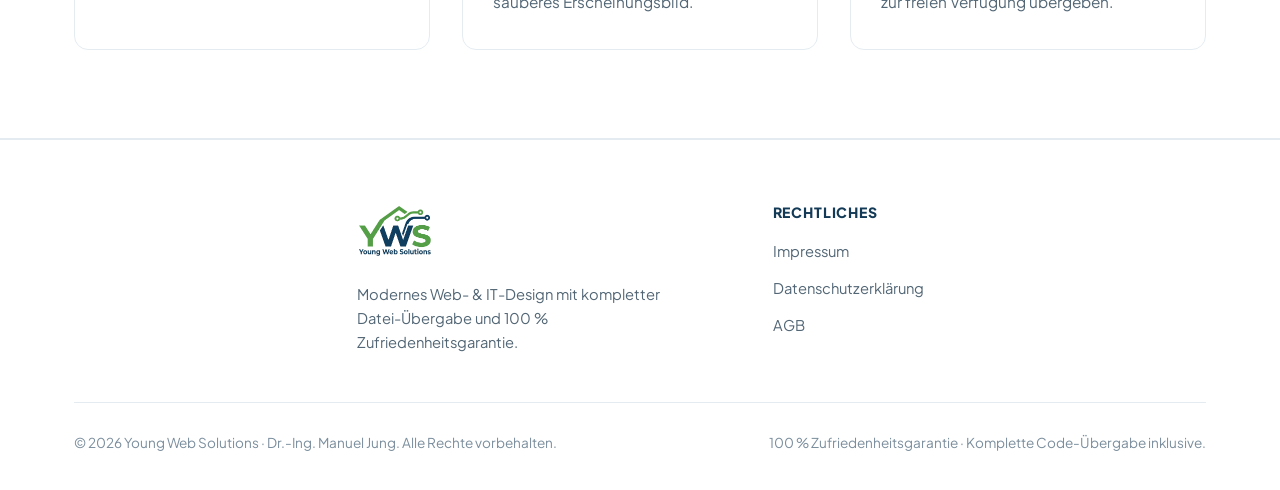
<file: ueber-uns.html>
<!DOCTYPE html>
<html lang="de">
<head>
  <meta charset="UTF-8" />
  <meta name="viewport" content="width=device-width, initial-scale=1.0" />
  <title>Über mich | Dr.-Ing. Manuel Jung · Young Web Solutions</title>
  <meta name="description" content="Hinter Young Web Solutions steht Dr.-Ing. Manuel Jung aus dem Schwabenland: Erfahrener Ingenieur mit Leidenschaft für IT-Design, UIs und Grafiken." />
  <link rel="icon" type="image/png" href="assets/logo.png" />
  <link rel="preconnect" href="https://fonts.googleapis.com" />
  <link rel="preconnect" href="https://fonts.gstatic.com" crossorigin />
  <link href="https://fonts.googleapis.com/css2?family=Plus+Jakarta+Sans:wght@400;500;600;700;800&display=swap" rel="stylesheet" />
  <link rel="stylesheet" href="styles.css" />
</head>
<body>

  <!-- ======================= HEADER ======================= -->
  <header class="site-header">
    <div class="container nav-bar">
      <a href="index.html" class="brand-logo" aria-label="Young Web Solutions Startseite">
        <img src="assets/logo.png" alt="Young Web Solutions Logo" width="160" height="54" />
      </a>

      <nav class="nav-links" aria-label="Hauptnavigation">
        <!-- Hauptseiten (kräftig & grafisch abgesetzt) -->
        <div class="nav-group-pages" role="group" aria-label="Hauptseiten">
          <a href="index.html" class="nav-link--page">Startseite</a>
          <a href="angebote.html" class="nav-link--page">Angebote &amp; Pakete</a>
        </div>

        <span class="nav-divider" aria-hidden="true"></span>

        <!-- Sprungmarken auf dieser Seite (dezent mit ↓ Pfeil) -->
        <div class="nav-group-sections" role="group" aria-label="Abschnitte auf dieser Seite">
          <a href="#profil" class="nav-link--section">Profil</a>
          <a href="#arbeitsweise" class="nav-link--section">Arbeitsweise</a>
        </div>
      </nav>

      <div class="nav-actions">
        <button class="mobile-menu-btn" aria-label="Menü öffnen" aria-expanded="false">
          <svg width="24" height="24" viewBox="0 0 24 24" fill="none" stroke="currentColor" stroke-width="2.2" stroke-linecap="round">
            <line x1="3" y1="6" x2="21" y2="6"></line>
            <line x1="3" y1="12" x2="21" y2="12"></line>
            <line x1="3" y1="18" x2="21" y2="18"></line>
          </svg>
        </button>
        <!-- Immer sichtbar ganz rechts außen -->
        <a href="ueber-uns.html" class="nav-about-right is-active">Über mich</a>
      </div>
    </div>
  </header>

  <main>
    <!-- ======================= ABOUT HERO SECTION ======================= -->
    <section id="profil" class="section">
      <div class="container about-grid">
        <div>
          <span class="eyebrow">
            <span class="eyebrow__node"></span>
            Über Young Web Solutions
          </span>
          <h1 class="h1-display">
            Erfahrener Ingenieur<br />
            <span class="text-green">mit Projektblick und Liebe zum Detail.</span>
          </h1>
          <p class="lead" style="margin-bottom:1.15rem;">
            Hinter <strong>Young Web Solutions</strong> steht kein Berufseinsteiger und keine anonyme Agentur, sondern ein promovierter Ingenieur aus dem <strong>Schwabenland</strong> mit fundierter Berufs- und Projekterfahrung.
          </p>
          <p style="color:var(--text-muted);font-size:1.02rem;margin-bottom:1.15rem;">
            Aus meiner beruflichen Praxis weiß ich, wie man viele verschiedene Ideen und auch widersprüchliche Anforderungen strukturiert zusammenführt, um daraus ein klares, überzeugendes Ergebnis zu formen.
          </p>
          <p style="color:var(--text-muted);font-size:1.02rem;margin-bottom:1.5rem;">
            Privat tüftle und code ich gerne im Bereich <strong>Smart Home</strong> und beschäftige mich seit jeher leidenschaftlich mit <strong>IT-Design</strong>: Benutzeroberflächen (UIs) gestalten, Grafiken entwerfen und moderne Webseiten konzipieren. Mit viel Liebe zum Detail und einem gewissen Hang zum Perfektionismus feile ich so lange am Entwurf, bis alles stimmig sitzt.
          </p>

          <!-- Persönliche Signatur -->
          <div style="padding-top:1rem;border-top:1px solid var(--border-light);margin-bottom:1.8rem;">
            <span style="display:block;font-size:1.25rem;font-weight:800;color:var(--yws-navy);letter-spacing:-0.01em;">
              Dr.-Ing. Manuel Jung
            </span>
            <span style="font-size:0.88rem;color:var(--text-muted);font-weight:600;">
              Gründer · Young Web Solutions
            </span>
          </div>

          <div class="hero-actions" style="margin-top:0;">
            <a href="angebote.html" class="btn btn--primary">Zu den 3 Paketen →</a>
            <a href="index.html#kontakt" class="btn btn--outline">Direkt Kontakt aufnehmen</a>
          </div>
        </div>

        <!-- Profile & Facts Card -->
        <div class="profile-card">
          <span class="eyebrow" style="margin-bottom:0.8rem;">
            <span class="eyebrow__node"></span>
            Kurzprofil
          </span>
          <h2 class="h2-title" style="font-size:1.65rem;margin-bottom:0.6rem;">Erfahrung trifft IT-Design.</h2>
          <p style="color:var(--text-muted);font-size:0.95rem;">
            Sie sprechen direkt mit mir: strukturiert, verlässlich und ohne Umwege.
          </p>

          <div class="profile-facts">
            <div class="profile-fact">
              <span class="profile-fact__label">Person</span>
              <span class="profile-fact__value">Dr.-Ing. Manuel Jung</span>
            </div>
            <div class="profile-fact">
              <span class="profile-fact__label">Standort</span>
              <span class="profile-fact__value">Kirchentellinsfurt zwischen Tübingen, Reutlingen und Stuttgart</span>
            </div>
            <div class="profile-fact">
              <span class="profile-fact__label">Schwerpunkt</span>
              <span class="profile-fact__value">IT-Design, UIs &amp; Grafik</span>
            </div>
            <div class="profile-fact">
              <span class="profile-fact__label">Arbeitsweise</span>
              <span class="profile-fact__value">Projekterfahren &amp; präzise</span>
            </div>
          </div>

          <div style="margin-top:1.6rem;padding-top:1.4rem;border-top:1px solid var(--border-light);font-size:0.92rem;color:var(--text-muted);">
            <strong style="color:var(--yws-navy);display:block;margin-bottom:0.25rem;">100 % Zufriedenheitsgarantie:</strong>
            Wenn Ihnen die fertige Website nicht zusagt, fallen keine Kosten an. Erst wenn Sie zufrieden sind und ich Ihnen die erzeugten Dateien zusende, entstehen die vereinbarten Kosten.
          </div>
        </div>
      </div>
    </section>

    <!-- ======================= VALUES SECTION ======================= -->
    <section id="arbeitsweise" class="section section--subtle-border">
      <div class="container">
        <div class="section-header">
          <span class="eyebrow">
            <span class="eyebrow__node"></span>
            Meine Arbeitsweise
          </span>
          <h2 class="h2-title">Worauf Sie sich verlassen können.</h2>
        </div>

        <div class="pillars-grid">
          <article class="pillar-card">
            <div class="pillar-icon" aria-hidden="true">
              <svg width="26" height="26" viewBox="0 0 24 24" fill="none" stroke="currentColor" stroke-width="2.2" stroke-linecap="round" stroke-linejoin="round">
                <circle cx="12" cy="12" r="10"/>
                <polyline points="12 6 12 12 16 14"/>
              </svg>
            </div>
            <h3 class="h3-title">Projekterfahrung &amp; Überblick</h3>
            <p>
              Viele Ideen und widersprüchliche Anforderungen bringe ich strukturiert zusammen und forme daraus ein klares, stimmiges Gesamtergebnis.
            </p>
          </article>

          <article class="pillar-card">
            <div class="pillar-icon" aria-hidden="true">
              <svg width="26" height="26" viewBox="0 0 24 24" fill="none" stroke="currentColor" stroke-width="2.2" stroke-linecap="round" stroke-linejoin="round">
                <path d="M12 2L2 7l10 5 10-5-10-5z"/>
                <path d="M2 17l10 5 10-5"/>
                <path d="M2 12l10 5 10-5"/>
              </svg>
            </div>
            <h3 class="h3-title">IT-Design mit Blick fürs Detail</h3>
            <p>
              Ob Benutzeroberflächen, Grafiken oder Webseiten: Mit ausgeprägtem Sinn für Gestaltung und einem gesunden Perfektionismus sorge ich für ein sauberes Erscheinungsbild.
            </p>
          </article>

          <article class="pillar-card">
            <div class="pillar-icon" aria-hidden="true">
              <svg width="26" height="26" viewBox="0 0 24 24" fill="none" stroke="currentColor" stroke-width="2.2" stroke-linecap="round" stroke-linejoin="round">
                <path d="M14 2H6a2 2 0 0 0-2 2v16a2 2 0 0 0 2 2h12a2 2 0 0 0 2-2V8z"/>
                <polyline points="14 2 14 8 20 8"/>
              </svg>
            </div>
            <h3 class="h3-title">Moderne KI-gestützte Umsetzung</h3>
            <p>
              Durch den gezielten Einsatz moderner Werkzeuge setze ich Ihr Design effizient um. Am Ende erhalten Sie den gesamten erzeugten Website-Code vollständig zur freien Verfügung übergeben.
            </p>
          </article>
        </div>
      </div>
    </section>
  </main>

  <!-- ======================= FOOTER ======================= -->
  <footer class="site-footer">
    <div class="container">
      <div class="footer-grid">
        <div class="footer-brand">
          <a href="index.html" class="brand-logo">
            <img src="assets/logo.png" alt="Young Web Solutions Logo" width="145" height="48" />
          </a>
          <p>
            Modernes Web- &amp; IT-Design mit kompletter Datei-Übergabe und 100 % Zufriedenheitsgarantie.
          </p>
        </div>

        <div>
          <h4 class="footer-title">Rechtliches</h4>
          <ul class="footer-links">
            <li><a href="impressum.html">Impressum</a></li>
            <li><a href="datenschutz.html">Datenschutzerklärung</a></li>
            <li><a href="agb.html">AGB</a></li>
          </ul>
        </div>
      </div>

      <div class="footer-bottom">
        <span>&copy; 2026 Young Web Solutions · Dr.-Ing. Manuel Jung. Alle Rechte vorbehalten.</span>
        <span>100 % Zufriedenheitsgarantie · Komplette Code-Übergabe inklusive.</span>
      </div>
    </div>
  </footer>

  <script src="script.js"></script>
</body>
</html>
</file>
<file: styles.css>
/* ==========================================================================
   Young Web Solutions (YWS) — Design System & Stylesheet
   Stil: Weißer Hintergrund, präzise Typografie, YWS-Logo-Farbwelt (Navy & Grün)
   ========================================================================== */

:root {
  /* YWS Brand Colors (extracted from Logo) */
  --yws-navy: #133A56;
  --yws-navy-dark: #0B2538;
  --yws-navy-light: #1E4E70;
  --yws-navy-tint: #F0F5F9;

  --yws-green: #4D9E45;
  --yws-green-dark: #3B8234;
  --yws-green-light: #64B65B;
  --yws-green-tint: #F2F9F1;

  /* Pure White Canvas & Neutrals */
  --bg-white: #FFFFFF;
  --bg-subtle: #F9FBFC;
  --text-main: #132939;
  --text-muted: #526675;
  --text-light: #7B8E9D;
  --border-light: #E4ECF2;
  --border-hover: #C5D6E3;

  /* Shadows & Radius */
  --shadow-xs: 0 2px 6px rgba(19, 58, 86, 0.04);
  --shadow-sm: 0 6px 20px rgba(19, 58, 86, 0.06);
  --shadow-md: 0 14px 36px rgba(19, 58, 86, 0.09);
  --shadow-lg: 0 24px 54px rgba(19, 58, 86, 0.13);
  --shadow-green: 0 12px 28px rgba(77, 158, 69, 0.22);

  --radius-sm: 8px;
  --radius-md: 14px;
  --radius-lg: 22px;
  --radius-pill: 999px;

  --container-max: 1180px;
  --transition: 0.25s cubic-bezier(0.16, 1, 0.3, 1);
}

*,
*::before,
*::after {
  box-sizing: border-box;
  margin: 0;
  padding: 0;
}

html {
  scroll-behavior: smooth;
  font-size: 16px;
  background-color: var(--bg-white);
  color: var(--text-main);
  font-family: 'Plus Jakarta Sans', -apple-system, BlinkMacSystemFont, 'Segoe UI', Roboto, sans-serif;
  -webkit-font-smoothing: antialiased;
  overflow-x: hidden;
}

body {
  background-color: var(--bg-white);
  color: var(--text-main);
  line-height: 1.65;
  overflow-x: hidden;
  width: 100%;
  display: flex;
  flex-direction: column;
  min-height: 100vh;
}

main {
  flex: 1;
}

img {
  max-width: 100%;
  height: auto;
  display: block;
}

a {
  color: inherit;
  text-decoration: none;
  transition: color var(--transition);
}

ul {
  list-style: none;
}

/* ==========================================================================
   Layout & Containers
   ========================================================================== */

.container {
  width: 100%;
  max-width: var(--container-max);
  margin: 0 auto;
  padding: 0 1.5rem;
}

.section {
  padding: 5.5rem 0;
  background-color: var(--bg-white);
  position: relative;
}

.section--subtle-border {
  border-top: 1px solid var(--border-light);
  border-bottom: 1px solid var(--border-light);
}

.section-header {
  max-width: 700px;
  margin: 0 auto 3.5rem;
  text-align: center;
}

.section-header--left {
  margin-left: 0;
  text-align: left;
}

/* Circuit Badge inspired by YWS Logo nodes */
.eyebrow {
  display: inline-flex;
  align-items: center;
  gap: 0.55rem;
  font-size: 0.82rem;
  font-weight: 700;
  text-transform: uppercase;
  letter-spacing: 0.08em;
  color: var(--yws-green-dark);
  background-color: var(--yws-green-tint);
  border: 1px solid rgba(77, 158, 69, 0.22);
  padding: 0.38rem 0.9rem;
  border-radius: var(--radius-pill);
  margin-bottom: 1.1rem;
}

.eyebrow__node {
  width: 8px;
  height: 8px;
  border-radius: 50%;
  border: 2px solid var(--yws-green);
  background: var(--bg-white);
  position: relative;
}

.eyebrow__node::after {
  content: '';
  position: absolute;
  top: 50%;
  left: 100%;
  width: 6px;
  height: 2px;
  background: var(--yws-green);
  transform: translateY(-50%);
}

h1, h2, h3, h4 {
  color: var(--yws-navy);
  font-weight: 800;
  line-height: 1.18;
  letter-spacing: -0.025em;
}

.h1-display {
  font-size: clamp(2.35rem, 4.5vw, 3.6rem);
  margin-bottom: 1.35rem;
}

.h2-title {
  font-size: clamp(1.85rem, 3.2vw, 2.55rem);
  margin-bottom: 1rem;
}

.h3-title {
  font-size: 1.35rem;
  margin-bottom: 0.65rem;
}

.lead {
  font-size: clamp(1.06rem, 1.4vw, 1.2rem);
  color: var(--text-muted);
  line-height: 1.7;
}

.text-green {
  color: var(--yws-green);
}

.text-navy {
  color: var(--yws-navy);
}

/* ==========================================================================
   Navigation Header (Pure White with subtle bottom line)
   ========================================================================== */

.site-header {
  position: sticky;
  top: 0;
  z-index: 100;
  background-color: rgba(255, 255, 255, 0.94);
  backdrop-filter: blur(12px);
  border-bottom: 1px solid var(--border-light);
  transition: box-shadow var(--transition);
}

.site-header.is-scrolled {
  box-shadow: var(--shadow-xs);
}

.nav-bar {
  display: flex;
  align-items: center;
  justify-content: space-between;
  height: 84px;
  gap: 1.5rem;
}

.brand-logo {
  display: inline-flex;
  align-items: center;
  gap: 0.85rem;
  flex-shrink: 0;
}

.brand-logo img {
  height: 54px;
  width: auto;
  object-fit: contain;
}

.nav-links {
  display: flex;
  align-items: center;
  gap: 0.5rem;
  flex: 1;
  justify-content: center;
}

/* Visual separation between Main Pages and On-Page Section Links */
.nav-group-pages {
  display: inline-flex;
  align-items: center;
  gap: 0.4rem;
  background: var(--yws-navy-tint);
  padding: 0.3rem;
  border-radius: var(--radius-pill);
  border: 1px solid var(--border-light);
}

.nav-link--page {
  font-size: 0.94rem;
  font-weight: 800;
  color: var(--yws-navy);
  padding: 0.45rem 1.05rem;
  border-radius: var(--radius-pill);
  transition: all var(--transition);
}

.nav-link--page:hover {
  background: rgba(255, 255, 255, 0.75);
  color: var(--yws-green-dark);
}

.nav-link--page.is-active {
  background: var(--yws-navy);
  color: #FFFFFF;
  box-shadow: var(--shadow-xs);
}

.nav-divider {
  width: 1px;
  height: 24px;
  background-color: var(--border-hover);
  margin: 0 0.75rem;
}

.nav-group-sections {
  display: inline-flex;
  align-items: center;
  gap: 1.15rem;
}

.nav-link--section {
  font-size: 0.86rem;
  font-weight: 500;
  color: var(--text-muted);
  display: inline-flex;
  align-items: center;
  gap: 0.28rem;
  padding: 0.3rem 0;
  position: relative;
}

.nav-link--section::before {
  content: '↓';
  font-size: 0.75rem;
  color: var(--yws-green);
  font-weight: 700;
}

.nav-link--section:hover {
  color: var(--yws-navy);
}

.nav-actions {
  display: flex;
  align-items: center;
  gap: 0.75rem;
  flex-shrink: 0;
}

/* Far-right always-visible "Über mich" main page button */
.nav-about-right {
  font-size: 0.94rem;
  font-weight: 800;
  color: var(--yws-navy);
  padding: 0.55rem 1.15rem;
  border-radius: var(--radius-pill);
  border: 1.5px solid var(--yws-navy);
  background: var(--bg-white);
  transition: all var(--transition);
  white-space: nowrap;
}

.nav-about-right:hover {
  background: var(--yws-navy-tint);
  color: var(--yws-green-dark);
  border-color: var(--yws-green);
}

.nav-about-right.is-active {
  background: var(--yws-navy);
  color: #FFFFFF;
  border-color: var(--yws-navy);
}

.mobile-menu-btn {
  display: none;
  background: none;
  border: 1px solid var(--border-light);
  border-radius: var(--radius-sm);
  padding: 0.55rem;
  cursor: pointer;
  color: var(--yws-navy);
}

/* ==========================================================================
   Buttons
   ========================================================================== */

.btn {
  display: inline-flex;
  align-items: center;
  justify-content: center;
  gap: 0.55rem;
  font-family: inherit;
  font-size: 0.96rem;
  font-weight: 700;
  padding: 0.85rem 1.55rem;
  border-radius: var(--radius-pill);
  border: 2px solid transparent;
  cursor: pointer;
  transition: all var(--transition);
  text-decoration: none;
  white-space: normal;
  text-align: center;
  max-width: 100%;
}

.btn--primary {
  background-color: var(--yws-green);
  color: #FFFFFF;
  box-shadow: 0 6px 18px rgba(77, 158, 69, 0.25);
}

.btn--primary:hover {
  background-color: var(--yws-green-dark);
  transform: translateY(-2px);
  box-shadow: var(--shadow-green);
}

.btn--navy {
  background-color: var(--yws-navy);
  color: #FFFFFF;
  box-shadow: 0 6px 18px rgba(19, 58, 86, 0.18);
}

.btn--navy:hover {
  background-color: var(--yws-navy-dark);
  transform: translateY(-2px);
  box-shadow: 0 10px 24px rgba(19, 58, 86, 0.26);
}

.btn--outline {
  background-color: var(--bg-white);
  color: var(--yws-navy);
  border-color: var(--border-hover);
}

.btn--outline:hover {
  border-color: var(--yws-navy);
  background-color: var(--yws-navy-tint);
}

.btn--sm {
  padding: 0.62rem 1.2rem;
  font-size: 0.88rem;
}

.btn--full {
  width: 100%;
}

/* ==========================================================================
   Hero Section & Interactive Before/After Showcase
   ========================================================================== */

.hero {
  padding: 4.5rem 0 5.5rem;
  background-color: var(--bg-white);
  position: relative;
  overflow: hidden;
}

/* Subtle decorative circuit line in background */
.hero-circuit-bg {
  position: absolute;
  top: 20px;
  right: -60px;
  width: 520px;
  height: 520px;
  opacity: 0.055;
  pointer-events: none;
  z-index: 0;
}

.hero-grid {
  display: grid;
  grid-template-columns: 1.08fr 0.92fr;
  gap: 3.5rem;
  align-items: center;
  position: relative;
  z-index: 1;
}

.hero-actions {
  display: flex;
  flex-wrap: wrap;
  gap: 1rem;
  margin-top: 2.1rem;
}

.hero-trust {
  display: flex;
  flex-wrap: wrap;
  gap: 1.6rem;
  margin-top: 2.6rem;
  padding-top: 1.8rem;
  border-top: 1px solid var(--border-light);
}

.trust-item {
  display: flex;
  align-items: center;
  gap: 0.55rem;
  font-size: 0.9rem;
  font-weight: 600;
  color: var(--text-main);
}

.trust-dot {
  width: 10px;
  height: 10px;
  border-radius: 50%;
  border: 2.5px solid var(--yws-green);
  background-color: var(--bg-white);
  flex-shrink: 0;
}

/* Interactive Transformation Card */
.showcase-card {
  background: var(--bg-white);
  border: 1px solid var(--border-light);
  border-radius: var(--radius-lg);
  padding: 1.5rem;
  box-shadow: var(--shadow-lg);
  position: relative;
}

.showcase-card__top {
  display: flex;
  align-items: center;
  justify-content: space-between;
  flex-wrap: wrap;
  gap: 0.5rem;
  margin-bottom: 1.15rem;
  padding-bottom: 0.9rem;
  border-bottom: 1px solid var(--border-light);
}

.browser-dots {
  display: flex;
  gap: 6px;
}

.browser-dots span {
  width: 10px;
  height: 10px;
  border-radius: 50%;
  background: var(--border-hover);
}

.browser-dots span:nth-child(1) { background: #FF6B6B; }
.browser-dots span:nth-child(2) { background: #FFD166; }
.browser-dots span:nth-child(3) { background: var(--yws-green); }

.mode-switch {
  display: inline-flex;
  background: var(--yws-navy-tint);
  padding: 3px;
  border-radius: var(--radius-pill);
  border: 1px solid var(--border-light);
}

.mode-switch__btn {
  border: none;
  background: transparent;
  font-family: inherit;
  font-size: 0.78rem;
  font-weight: 700;
  padding: 0.35rem 0.85rem;
  border-radius: var(--radius-pill);
  cursor: pointer;
  color: var(--text-muted);
  transition: all var(--transition);
}

.mode-switch__btn.is-active {
  background: var(--bg-white);
  color: var(--yws-navy);
  box-shadow: var(--shadow-xs);
}

.mode-switch__btn.is-active[data-view="after"] {
  background: var(--yws-green);
  color: #FFFFFF;
}

.preview-stage {
  border-radius: var(--radius-md);
  border: 1px solid var(--border-light);
  padding: 1.5rem;
  min-height: 300px;
  display: flex;
  flex-direction: column;
  justify-content: space-between;
  transition: all 0.35s ease;
  background: var(--bg-white);
}

.preview-stage.is-before {
  background: #F4F5F7;
  font-family: 'Georgia', serif;
  border-style: dashed;
}

.preview-badge {
  display: inline-flex;
  align-items: center;
  gap: 0.4rem;
  font-family: 'Plus Jakarta Sans', sans-serif;
  font-size: 0.75rem;
  font-weight: 700;
  padding: 0.28rem 0.7rem;
  border-radius: var(--radius-pill);
  width: fit-content;
  margin-bottom: 0.9rem;
}

.preview-badge--old {
  background: #FFE8E8;
  color: #B83232;
}

.preview-badge--new {
  background: var(--yws-green-tint);
  color: var(--yws-green-dark);
}

.preview-metrics {
  display: grid;
  grid-template-columns: repeat(3, 1fr);
  gap: 0.75rem;
  margin-top: 1.25rem;
  font-family: 'Plus Jakarta Sans', sans-serif;
}

.metric-box {
  background: var(--bg-white);
  border: 1px solid var(--border-light);
  border-radius: var(--radius-sm);
  padding: 0.75rem;
  text-align: center;
}

.metric-box__val {
  display: block;
  font-size: 1.15rem;
  font-weight: 800;
  color: var(--yws-navy);
}

.metric-box__val--good {
  color: var(--yws-green-dark);
}

.metric-box__val--bad {
  color: #C94A4A;
}

.metric-box__label {
  font-size: 0.72rem;
  color: var(--text-muted);
  font-weight: 600;
}

/* ==========================================================================
   Feature / Philosophy Grid (Roof + Circuit Concept)
   ========================================================================== */

.pillars-grid {
  display: grid;
  grid-template-columns: repeat(3, 1fr);
  gap: 2rem;
}

.pillar-card {
  background: var(--bg-white);
  border: 1px solid var(--border-light);
  border-radius: var(--radius-md);
  padding: 2.2rem 1.9rem;
  transition: all var(--transition);
  position: relative;
}

.pillar-card::before {
  content: '';
  position: absolute;
  top: 0;
  left: 1.9rem;
  right: 1.9rem;
  height: 3px;
  background: linear-gradient(90deg, var(--yws-green), var(--yws-navy));
  border-radius: 0 0 4px 4px;
  opacity: 0;
  transition: opacity var(--transition);
}

.pillar-card:hover {
  transform: translateY(-5px);
  box-shadow: var(--shadow-md);
  border-color: var(--border-hover);
}

.pillar-card:hover::before {
  opacity: 1;
}

.pillar-icon {
  width: 52px;
  height: 52px;
  border-radius: 12px;
  background: var(--yws-green-tint);
  color: var(--yws-green-dark);
  display: flex;
  align-items: center;
  justify-content: center;
  margin-bottom: 1.4rem;
}

.pillar-card:nth-child(2) .pillar-icon {
  background: var(--yws-navy-tint);
  color: var(--yws-navy);
}

.pillar-card p {
  color: var(--text-muted);
  font-size: 0.96rem;
}

/* ==========================================================================
   Pricing / Packages Cards (3 Core Packages)
   ========================================================================== */

.pricing-grid {
  display: grid;
  grid-template-columns: repeat(3, 1fr);
  gap: 2rem;
  align-items: stretch;
}

.package-card {
  background: var(--bg-white);
  border: 1.5px solid var(--border-light);
  border-radius: var(--radius-lg);
  padding: 2.5rem 2.1rem;
  display: flex;
  flex-direction: column;
  justify-content: space-between;
  position: relative;
  transition: all var(--transition);
}

.package-card:hover {
  border-color: var(--border-hover);
  box-shadow: var(--shadow-md);
  transform: translateY(-4px);
}

.package-card--featured {
  border: 2px solid var(--yws-green);
  box-shadow: var(--shadow-lg);
}

.package-card.is-recommended-highlight {
  outline: 3px solid var(--yws-green);
  outline-offset: 4px;
}

.package-ribbon {
  position: absolute;
  top: -14px;
  right: 24px;
  background: var(--yws-green);
  color: #FFFFFF;
  font-size: 0.76rem;
  font-weight: 800;
  text-transform: uppercase;
  letter-spacing: 0.06em;
  padding: 0.35rem 0.95rem;
  border-radius: var(--radius-pill);
  box-shadow: 0 4px 12px rgba(77, 158, 69, 0.3);
}

.package-tier {
  font-size: 0.8rem;
  font-weight: 700;
  text-transform: uppercase;
  letter-spacing: 0.08em;
  color: var(--yws-green-dark);
  margin-bottom: 0.4rem;
  display: block;
}

.package-name {
  font-size: 1.65rem;
  font-weight: 800;
  color: var(--yws-navy);
  margin-bottom: 0.4rem;
}

.package-tagline {
  font-size: 0.95rem;
  color: var(--text-muted);
  min-height: 3rem;
  margin-bottom: 1.5rem;
}

.package-price-box {
  padding: 1.35rem 0;
  border-top: 1px solid var(--border-light);
  border-bottom: 1px solid var(--border-light);
  margin-bottom: 1.6rem;
}

.package-price-label {
  font-size: 0.78rem;
  font-weight: 600;
  color: var(--text-light);
  text-transform: uppercase;
  letter-spacing: 0.05em;
  display: block;
}

.package-price {
  font-size: 2.55rem;
  font-weight: 800;
  color: var(--yws-navy);
  line-height: 1.15;
  letter-spacing: -0.03em;
}

.package-price span {
  font-size: 1rem;
  font-weight: 600;
  color: var(--text-muted);
}

.package-vat {
  font-size: 0.8rem;
  color: var(--text-light);
  margin-top: 0.25rem;
}

.package-features {
  display: flex;
  flex-direction: column;
  gap: 0.88rem;
  margin-bottom: 2.2rem;
}

.package-features li {
  display: flex;
  align-items: flex-start;
  gap: 0.7rem;
  font-size: 0.94rem;
  color: var(--text-main);
  line-height: 1.45;
}

.check-icon {
  width: 20px;
  height: 20px;
  border-radius: 50%;
  background: var(--yws-green-tint);
  color: var(--yws-green-dark);
  display: inline-flex;
  align-items: center;
  justify-content: center;
  flex-shrink: 0;
  margin-top: 2px;
  font-size: 0.75rem;
  font-weight: 800;
}

.package-ideal {
  background: var(--bg-subtle);
  border-radius: var(--radius-sm);
  padding: 0.9rem 1rem;
  font-size: 0.85rem;
  color: var(--text-muted);
  margin-bottom: 1.6rem;
  border-left: 3px solid var(--yws-navy);
}

.package-card--featured .package-ideal {
  border-left-color: var(--yws-green);
  background: var(--yws-green-tint);
  color: var(--yws-navy);
}

/* ==========================================================================
   Interactive Package Finder ("Welches Paket passt zu Ihnen?")
   ========================================================================== */

.finder-box {
  background: var(--bg-white);
  border: 1.5px solid var(--border-light);
  border-radius: var(--radius-lg);
  padding: 2.4rem;
  box-shadow: var(--shadow-sm);
  margin-bottom: 4rem;
}

.finder-options {
  display: grid;
  grid-template-columns: repeat(3, 1fr);
  gap: 1.15rem;
  margin-top: 1.5rem;
}

.finder-option {
  background: var(--bg-white);
  border: 1.5px solid var(--border-light);
  border-radius: var(--radius-md);
  padding: 1.35rem;
  text-align: left;
  font-family: inherit;
  cursor: pointer;
  transition: all var(--transition);
  display: flex;
  flex-direction: column;
  gap: 0.45rem;
}

.finder-option:hover {
  border-color: var(--yws-green);
  background: var(--yws-green-tint);
}

.finder-option.is-selected {
  border-color: var(--yws-green);
  background: var(--yws-green-tint);
  box-shadow: var(--shadow-xs);
}

.finder-option__title {
  font-size: 1rem;
  font-weight: 800;
  color: var(--yws-navy);
}

.finder-option__desc {
  font-size: 0.86rem;
  color: var(--text-muted);
  line-height: 1.45;
}

.finder-result {
  margin-top: 1.4rem;
  padding: 1.15rem 1.4rem;
  border-radius: var(--radius-md);
  background: var(--yws-navy-tint);
  border: 1px solid var(--border-hover);
  display: flex;
  align-items: center;
  justify-content: space-between;
  gap: 1rem;
  flex-wrap: wrap;
}

/* ==========================================================================
   Comparison Table
   ========================================================================== */

.comparison-wrap {
  overflow-x: auto;
  border: 1px solid var(--border-light);
  border-radius: var(--radius-lg);
  background: var(--bg-white);
  box-shadow: var(--shadow-xs);
}

.comparison-table {
  width: 100%;
  border-collapse: collapse;
  min-width: 680px;
}

.comparison-table th,
.comparison-table td {
  padding: 1.1rem 1.35rem;
  text-align: left;
  border-bottom: 1px solid var(--border-light);
  font-size: 0.94rem;
}

.comparison-table th {
  background: var(--bg-subtle);
  color: var(--yws-navy);
  font-weight: 800;
}

.comparison-table th:not(:first-child),
.comparison-table td:not(:first-child) {
  text-align: center;
  width: 20%;
}

.comparison-table tr:last-child td {
  border-bottom: none;
}

.comparison-table tbody tr:hover {
  background-color: var(--bg-subtle);
}

/* ==========================================================================
   Process Steps (3-Step Workflow)
   ========================================================================== */

.steps-grid {
  display: grid;
  grid-template-columns: repeat(3, 1fr);
  gap: 2rem;
  position: relative;
}

.step-card {
  background: var(--bg-white);
  border: 1px solid var(--border-light);
  border-radius: var(--radius-md);
  padding: 2rem;
  position: relative;
}

.step-number {
  display: inline-flex;
  align-items: center;
  justify-content: center;
  width: 42px;
  height: 42px;
  border-radius: 50%;
  background: var(--yws-navy);
  color: #FFFFFF;
  font-weight: 800;
  font-size: 0.95rem;
  margin-bottom: 1.2rem;
  border: 3px solid var(--yws-green-tint);
}

/* ==========================================================================
   Contact & Package Inquiry Form
   ========================================================================== */

.contact-grid {
  display: grid;
  grid-template-columns: 0.9fr 1.1fr;
  gap: 3.5rem;
  align-items: start;
}

.contact-info-card {
  background: var(--bg-subtle);
  border: 1px solid var(--border-light);
  border-radius: var(--radius-lg);
  padding: 2.2rem;
}

.contact-list {
  display: flex;
  flex-direction: column;
  gap: 1.25rem;
  margin-top: 1.6rem;
}

.contact-list__item {
  display: flex;
  align-items: flex-start;
  gap: 0.9rem;
}

.contact-list__icon {
  width: 40px;
  height: 40px;
  border-radius: 10px;
  background: var(--bg-white);
  border: 1px solid var(--border-light);
  color: var(--yws-green-dark);
  display: flex;
  align-items: center;
  justify-content: center;
  flex-shrink: 0;
}

.form-card {
  background: var(--bg-white);
  border: 1.5px solid var(--border-light);
  border-radius: var(--radius-lg);
  padding: 2.4rem;
  box-shadow: var(--shadow-sm);
}

.form-row {
  display: grid;
  grid-template-columns: 1fr 1fr;
  gap: 1.15rem;
}

.form-group {
  margin-bottom: 1.25rem;
}

.form-label {
  display: block;
  font-size: 0.88rem;
  font-weight: 700;
  color: var(--yws-navy);
  margin-bottom: 0.45rem;
}

.form-control {
  width: 100%;
  padding: 0.82rem 1rem;
  font-family: inherit;
  font-size: 0.95rem;
  color: var(--text-main);
  background: var(--bg-white);
  border: 1.5px solid var(--border-light);
  border-radius: var(--radius-sm);
  transition: border-color var(--transition), box-shadow var(--transition);
}

.form-control:focus {
  outline: none;
  border-color: var(--yws-green);
  box-shadow: 0 0 0 3px rgba(77, 158, 69, 0.15);
}

textarea.form-control {
  resize: vertical;
  min-height: 120px;
}

.form-checkbox {
  display: flex;
  align-items: flex-start;
  gap: 0.65rem;
  font-size: 0.85rem;
  color: var(--text-muted);
  margin-bottom: 1.4rem;
}

.form-checkbox input {
  margin-top: 0.25rem;
  accent-color: var(--yws-green);
}

.form-checkbox a {
  color: var(--yws-navy);
  text-decoration: underline;
}

.form-feedback {
  display: none;
  padding: 1rem 1.2rem;
  border-radius: var(--radius-sm);
  background: var(--yws-green-tint);
  border: 1px solid var(--yws-green);
  color: var(--yws-navy);
  font-weight: 600;
  font-size: 0.92rem;
  margin-top: 1rem;
}

.form-feedback.is-visible {
  display: block;
}

/* ==========================================================================
   FAQ Accordion
   ========================================================================== */

.faq-list {
  max-width: 820px;
  margin: 0 auto;
  display: flex;
  flex-direction: column;
  gap: 1rem;
}

.faq-item {
  border: 1px solid var(--border-light);
  border-radius: var(--radius-md);
  background: var(--bg-white);
  overflow: hidden;
}

.faq-question {
  width: 100%;
  background: none;
  border: none;
  padding: 1.3rem 1.5rem;
  text-align: left;
  font-family: inherit;
  font-size: 1.02rem;
  font-weight: 700;
  color: var(--yws-navy);
  display: flex;
  align-items: center;
  justify-content: space-between;
  gap: 1rem;
  cursor: pointer;
}

.faq-question:hover {
  color: var(--yws-green-dark);
}

.faq-icon {
  width: 26px;
  height: 26px;
  border-radius: 50%;
  background: var(--yws-navy-tint);
  color: var(--yws-navy);
  display: inline-flex;
  align-items: center;
  justify-content: center;
  font-weight: 800;
  transition: transform var(--transition), background var(--transition);
  flex-shrink: 0;
}

.faq-item.is-open .faq-icon {
  transform: rotate(45deg);
  background: var(--yws-green);
  color: #FFFFFF;
}

.faq-answer {
  max-height: 0;
  overflow: hidden;
  transition: max-height 0.3s ease;
}

.faq-answer__inner {
  padding: 0 1.5rem 1.35rem;
  color: var(--text-muted);
  font-size: 0.95rem;
}

/* ==========================================================================
   Legal Pages (Impressum, Datenschutz, AGB)
   ========================================================================== */

.legal-container {
  max-width: 840px;
  margin: 0 auto;
  padding: 4rem 1.5rem 5.5rem;
}

.legal-card {
  background: var(--bg-white);
  border: 1px solid var(--border-light);
  border-radius: var(--radius-lg);
  padding: 3rem;
  box-shadow: var(--shadow-xs);
}

.legal-notice-banner {
  background: var(--yws-green-tint);
  border: 1px solid rgba(77, 158, 69, 0.3);
  border-radius: var(--radius-md);
  padding: 1rem 1.25rem;
  font-size: 0.88rem;
  color: var(--yws-navy);
  margin-bottom: 2rem;
}

.legal-content h2 {
  font-size: 1.3rem;
  margin: 2rem 0 0.75rem;
  padding-top: 1.2rem;
  border-top: 1px solid var(--border-light);
}

.legal-content h2:first-of-type {
  border-top: none;
  padding-top: 0;
  margin-top: 0.5rem;
}

.legal-content h3 {
  font-size: 1.05rem;
  margin: 1.25rem 0 0.45rem;
}

.legal-content p,
.legal-content li {
  color: var(--text-muted);
  font-size: 0.95rem;
  margin-bottom: 0.8rem;
}

.legal-content ul {
  list-style: disc;
  padding-left: 1.4rem;
  margin-bottom: 1rem;
}

.placeholder-tag {
  background: #FFF7E0;
  color: #8A5A00;
  padding: 0.1rem 0.45rem;
  border-radius: 4px;
  font-weight: 600;
  font-size: 0.88em;
  border: 1px dashed #E0B243;
}

/* ==========================================================================
   Footer (Clean White with Navy/Green Accents)
   ========================================================================== */

.site-footer {
  background: var(--bg-white);
  border-top: 1px solid var(--border-light);
  padding: 4rem 0 2.2rem;
}

.footer-grid {
  display: flex;
  justify-content: center;
  align-items: flex-start;
  flex-wrap: wrap;
  gap: 6rem;
  padding-bottom: 3rem;
  border-bottom: 1px solid var(--border-light);
}

.footer-brand p {
  color: var(--text-muted);
  font-size: 0.92rem;
  max-width: 320px;
  margin-top: 1rem;
}

.footer-title {
  font-size: 0.88rem;
  font-weight: 800;
  text-transform: uppercase;
  letter-spacing: 0.06em;
  color: var(--yws-navy);
  margin-bottom: 1.1rem;
}

.footer-links {
  display: flex;
  flex-direction: column;
  gap: 0.65rem;
}

.footer-links a {
  font-size: 0.92rem;
  color: var(--text-muted);
}

.footer-links a:hover {
  color: var(--yws-green-dark);
}

.footer-bottom {
  display: flex;
  align-items: center;
  justify-content: space-between;
  flex-wrap: wrap;
  gap: 1rem;
  padding-top: 1.8rem;
  font-size: 0.85rem;
  color: var(--text-light);
}

/* ==========================================================================
   Guarantee Banner & About Page Styles
   ========================================================================== */

.guarantee-banner {
  background: var(--yws-green-tint);
  border: 1.5px solid rgba(77, 158, 69, 0.35);
  border-radius: var(--radius-lg);
  padding: 2rem 2.4rem;
  display: flex;
  align-items: center;
  justify-content: space-between;
  gap: 2rem;
  margin-top: 3rem;
}

.guarantee-banner__badge {
  width: 60px;
  height: 60px;
  border-radius: 16px;
  background: var(--bg-white);
  border: 2px solid var(--yws-green);
  color: var(--yws-green-dark);
  display: flex;
  align-items: center;
  justify-content: center;
  font-size: 1.65rem;
  font-weight: 800;
  flex-shrink: 0;
  box-shadow: var(--shadow-xs);
}

.guarantee-banner__content {
  flex: 1;
}

.about-grid {
  display: grid;
  grid-template-columns: 1.05fr 0.95fr;
  gap: 3.5rem;
  align-items: center;
}

.profile-card {
  background: var(--bg-white);
  border: 1.5px solid var(--border-light);
  border-radius: var(--radius-lg);
  padding: 2.4rem;
  box-shadow: var(--shadow-md);
}

.profile-facts {
  display: grid;
  grid-template-columns: 1fr 1fr;
  gap: 1rem;
  margin-top: 1.6rem;
}

.profile-fact {
  background: var(--bg-subtle);
  border: 1px solid var(--border-light);
  border-radius: var(--radius-sm);
  padding: 1rem;
}

.profile-fact__label {
  display: block;
  font-size: 0.78rem;
  font-weight: 700;
  text-transform: uppercase;
  letter-spacing: 0.05em;
  color: var(--text-light);
  margin-bottom: 0.25rem;
}

.profile-fact__value {
  font-size: 1rem;
  font-weight: 800;
  color: var(--yws-navy);
}

/* ==========================================================================
   Responsive Design
   ========================================================================== */

@media (max-width: 980px) {
  .hero-grid,
  .contact-grid,
  .about-grid {
    grid-template-columns: minmax(0, 1fr);
  }

  .guarantee-banner {
    flex-direction: column;
    align-items: flex-start;
  }

  .pillars-grid,
  .pricing-grid,
  .steps-grid,
  .finder-options {
    grid-template-columns: minmax(0, 1fr);
  }
}

@media (max-width: 860px) {
  .mobile-menu-btn {
    display: inline-flex;
  }

  .nav-links {
    position: absolute;
    top: 84px;
    left: 0;
    right: 0;
    background: var(--bg-white);
    flex-direction: column;
    align-items: flex-start;
    padding: 1.5rem;
    gap: 1.1rem;
    border-bottom: 1px solid var(--border-light);
    box-shadow: var(--shadow-md);
    display: none;
  }

  .nav-links.is-open {
    display: flex;
  }

  .nav-group-pages {
    flex-direction: row;
    align-items: center;
    width: auto;
    max-width: 100%;
  }

  .nav-link--page {
    white-space: nowrap;
  }

  .nav-group-sections {
    flex-direction: row;
    flex-wrap: wrap;
    align-items: center;
    gap: 1.15rem;
    width: 100%;
  }

  .nav-divider {
    width: 100%;
    height: 1px;
    margin: 0.35rem 0;
  }

  .form-row {
    grid-template-columns: 1fr;
  }

  .footer-grid {
    flex-direction: column;
    align-items: center;
    text-align: center;
    gap: 2rem;
  }

  .legal-card {
    padding: 1.75rem;
  }

  .section {
    padding: 4rem 0;
  }
}
</file>
